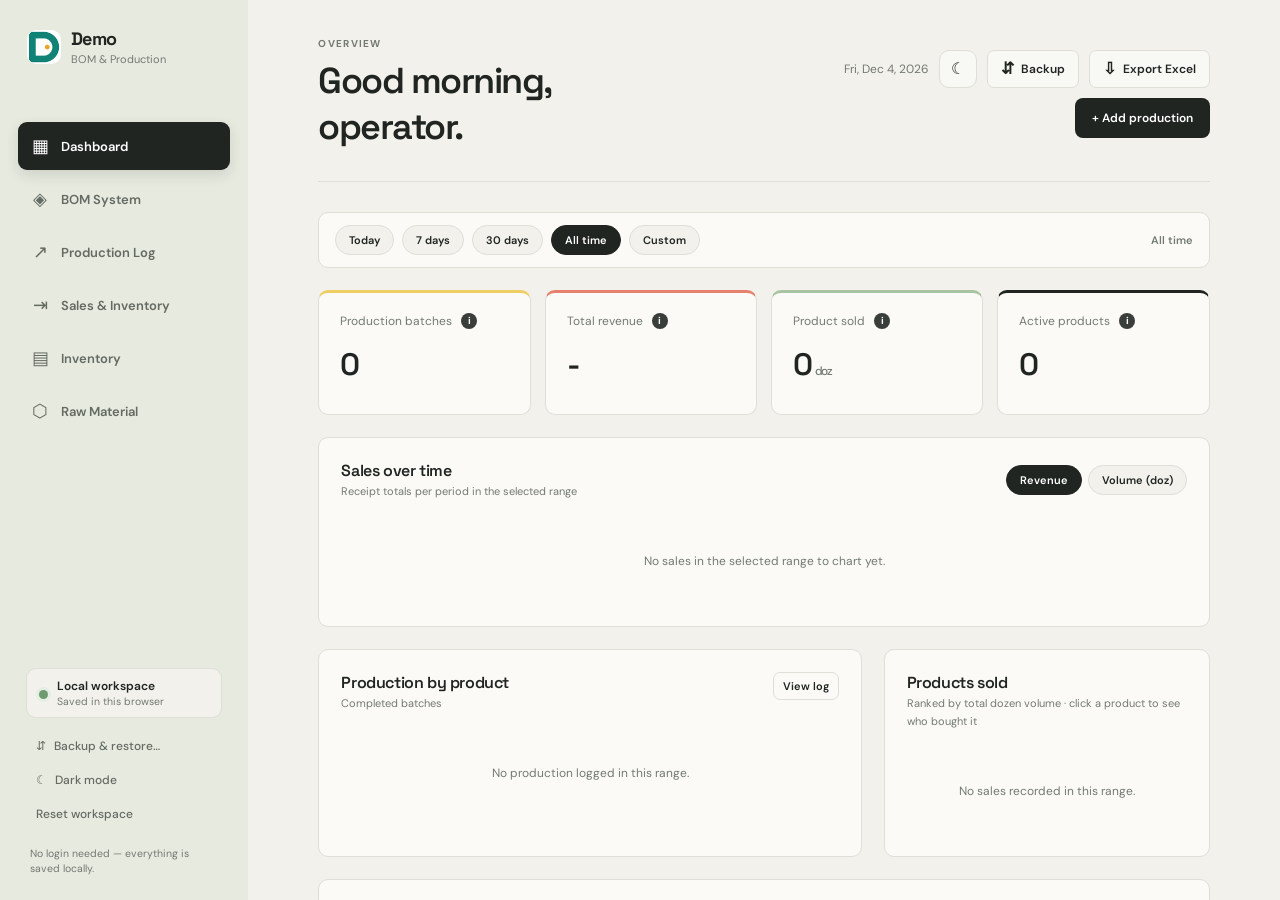
<file: bom-software/app/index.html>
<!doctype html>
<html lang="en">
<head>
  <meta charset="UTF-8">
  <meta name="viewport" content="width=device-width, initial-scale=1.0">
  <meta name="theme-color" content="#f4f1ea">
  <title>Demo | BOM &amp; Production</title>
  <link rel="icon" type="image/png" href="logo.png">
  <link rel="shortcut icon" href="logo.png">
  <link rel="apple-touch-icon" href="logo.png">
  <link rel="stylesheet" href="styles.css">
  <script>
    // Applied before first paint so there is no light flash on reload.
    (function () {
      if (!window.desktopAPI) document.documentElement.classList.add('browser-preview');
      try {
        var saved = localStorage.getItem('md-theme');
        var theme = saved || (window.matchMedia && window.matchMedia('(prefers-color-scheme: dark)').matches ? 'dark' : 'light');
        document.documentElement.setAttribute('data-theme', theme);
        var meta = document.querySelector('meta[name="theme-color"]');
        if (meta) meta.setAttribute('content', theme === 'dark' ? '#101512' : '#f4f1ea');
      } catch (e) { document.documentElement.setAttribute('data-theme', 'light'); }
    })();
  </script>
</head>
<body>
  <div class="app-shell" id="appShell">
    <div class="window-bar" id="windowBar">
      <div class="window-controls">
        <button class="win-btn" id="winMin" type="button" title="Minimize" aria-label="Minimize">
          <svg width="10" height="10" viewBox="0 0 10 10" aria-hidden="true"><line x1="0.5" y1="5" x2="9.5" y2="5" stroke="currentColor" stroke-width="1.2"/></svg>
        </button>
        <button class="win-btn" id="winMax" type="button" title="Maximize" aria-label="Maximize">
          <svg class="icon-max" width="10" height="10" viewBox="0 0 10 10" aria-hidden="true"><rect x="0.5" y="0.5" width="9" height="9" fill="none" stroke="currentColor" stroke-width="1.2"/></svg>
          <svg class="icon-restore" width="10" height="10" viewBox="0 0 10 10" aria-hidden="true"><path d="M3.2 3.2 h5.3 v5.3 h-5.3 z" fill="none" stroke="currentColor" stroke-width="1.2"/><path d="M3.2 3.2 h-1.2 v-2 h5.3 v1.2" fill="none" stroke="currentColor" stroke-width="1.2"/></svg>
        </button>
        <button class="win-btn win-close" id="winClose" type="button" title="Close" aria-label="Close">
          <svg width="10" height="10" viewBox="0 0 10 10" aria-hidden="true"><path d="M1 1 L9 9 M9 1 L1 9" stroke="currentColor" stroke-width="1.2"/></svg>
        </button>
      </div>
    </div>
    <div class="app-body">
    <aside class="sidebar">
      <div class="brand"><img class="brand-logo" src="logo.png" alt=""><div><strong>Demo</strong><small>BOM &amp; Production</small></div></div>
      <nav class="main-nav" aria-label="Main navigation">
        <button class="nav-item active" data-view="dashboard"><span class="nav-icon">▦</span>Dashboard</button>
        <button class="nav-item" data-view="bom"><span class="nav-icon">◈</span>BOM System</button>
        <button class="nav-item" data-view="production"><span class="nav-icon">↗</span>Production Log</button>
        <button class="nav-item" data-view="sales"><span class="nav-icon">⇥</span>Sales &amp; Inventory</button>
        <button class="nav-item" data-view="inventory"><span class="nav-icon">▤</span>Inventory</button>
        <button class="nav-item" data-view="raw"><span class="nav-icon">⬡</span>Raw Material</button>
      </nav>
      <div class="sidebar-footer">
        <div class="local-status" id="localStatus"><span class="status-dot"></span><span><strong>Local workspace</strong><small id="sidebarAccountEmail">Saved on this PC</small></span></div>
        <div class="sidebar-actions">
          <button class="text-button" id="sidebarBackup" type="button"><span aria-hidden="true">⇵</span> Backup &amp; restore…</button>
          <button class="text-button" id="restoreData" type="button"><span aria-hidden="true">⬇</span> Restore (native)…</button>
          <button class="text-button" data-theme-toggle type="button"><span class="theme-icon-light" aria-hidden="true">☾</span><span class="theme-icon-dark" aria-hidden="true">☀</span> <span>Dark mode</span></button>
          <button class="text-button" id="dataLocation" type="button"><span aria-hidden="true">⌖</span> Data location…</button>
          <button class="text-button" id="clearData" type="button">Reset workspace</button>
        </div>
        <small class="sidebar-note">No login needed — everything is saved locally.</small>
      </div>
    </aside>

    <main class="main-content">
      <header class="topbar">
        <div class="topbar-title"><p class="eyebrow" id="viewEyebrow">OVERVIEW</p><h1 id="viewTitle">Good morning, operator.</h1></div>
        <div class="topbar-actions">
          <span class="today" id="todayLabel"></span>
          <button class="theme-toggle" type="button" data-theme-toggle aria-label="Toggle dark mode" title="Toggle dark mode"><span class="theme-icon-light" aria-hidden="true">☾</span><span class="theme-icon-dark" aria-hidden="true">☀</span></button>
          <button class="outline-button export-button" id="backupData" type="button"><span aria-hidden="true">⇵</span><span>Backup</span></button>
          <button class="outline-button export-button" id="exportExcel" type="button"><span aria-hidden="true">⇩</span><span>Export Excel</span></button>
          <button class="primary-button" id="quickAction" type="button">+ Add production</button>
        </div>
      </header>
      <div id="appView"></div>
    </main>
    </div>
  </div>

  <div class="modal-backdrop hidden" id="modalBackdrop"><section class="modal" role="dialog" aria-modal="true" aria-labelledby="modalTitle"><div class="modal-header"><div><p class="eyebrow" id="modalEyebrow">NEW ENTRY</p><h2 id="modalTitle">Add production</h2></div><button class="icon-button" id="closeModal" aria-label="Close">×</button></div><div id="modalBody"></div></section></div>
  <div class="popover-backdrop" id="popoverBackdrop"></div>
  <input type="file" id="restoreFileInput" accept=".json,application/json" class="hidden">
  <div class="toast" id="toast" role="status"></div>

  <script src="pdf-lib.min.js"></script>
  <script src="exceljs.min.js"></script>
  <script src="app.js"></script>
</body>
</html>
</file>
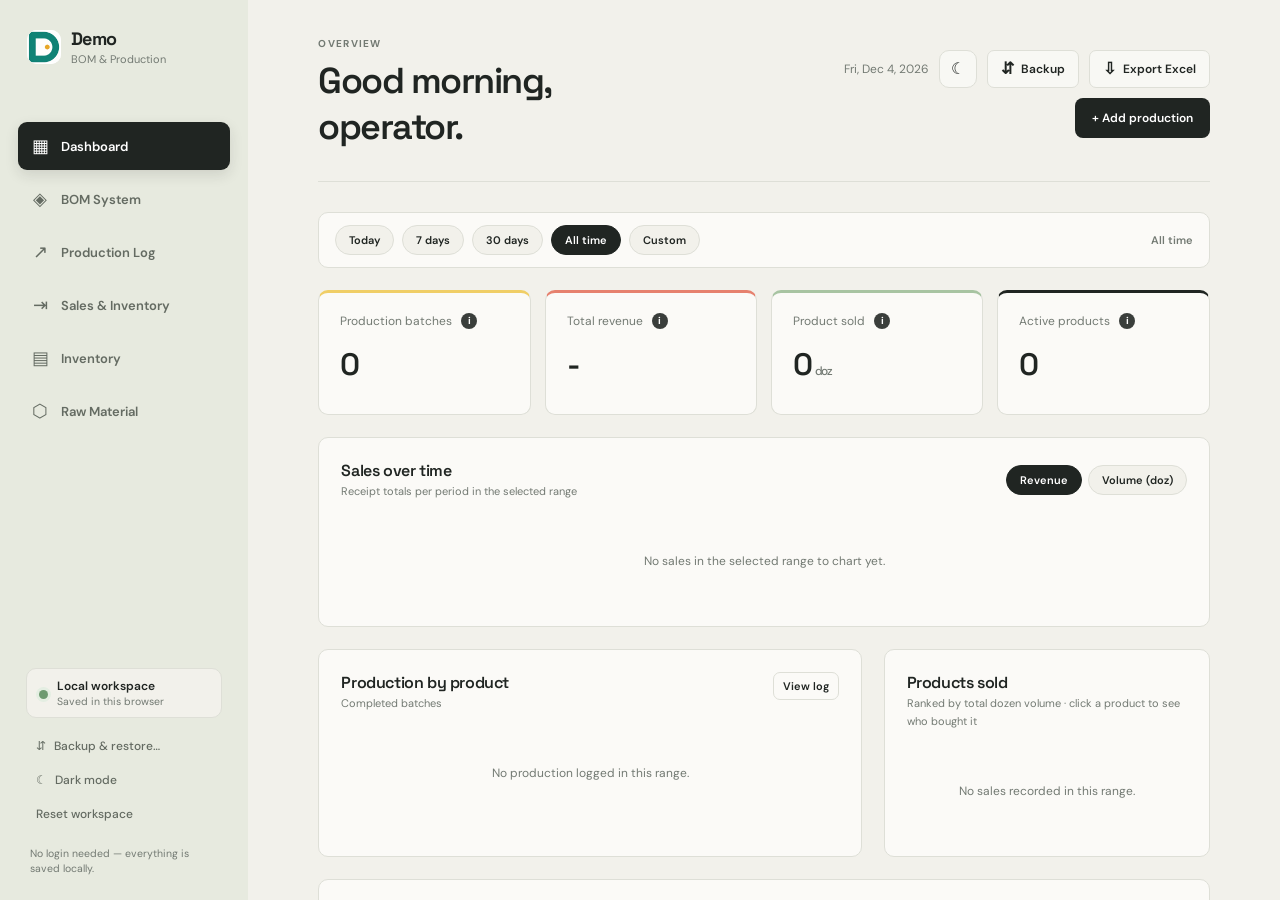
<file: bom.html>
<!doctype html>
<html lang="en">
<head>
  <meta charset="utf-8">
  <meta name="viewport" content="width=device-width, initial-scale=1">
  <meta http-equiv="refresh" content="0; url=bom-software/app/index.html">
  <title>Opening BOM &amp; Production Control…</title>
  <script>window.location.replace('bom-software/app/index.html');</script>
</head>
<body>
  <p>Opening the <a href="bom-software/app/index.html">BOM &amp; Production Control live demo</a>…</p>
</body>
</html>
</file>
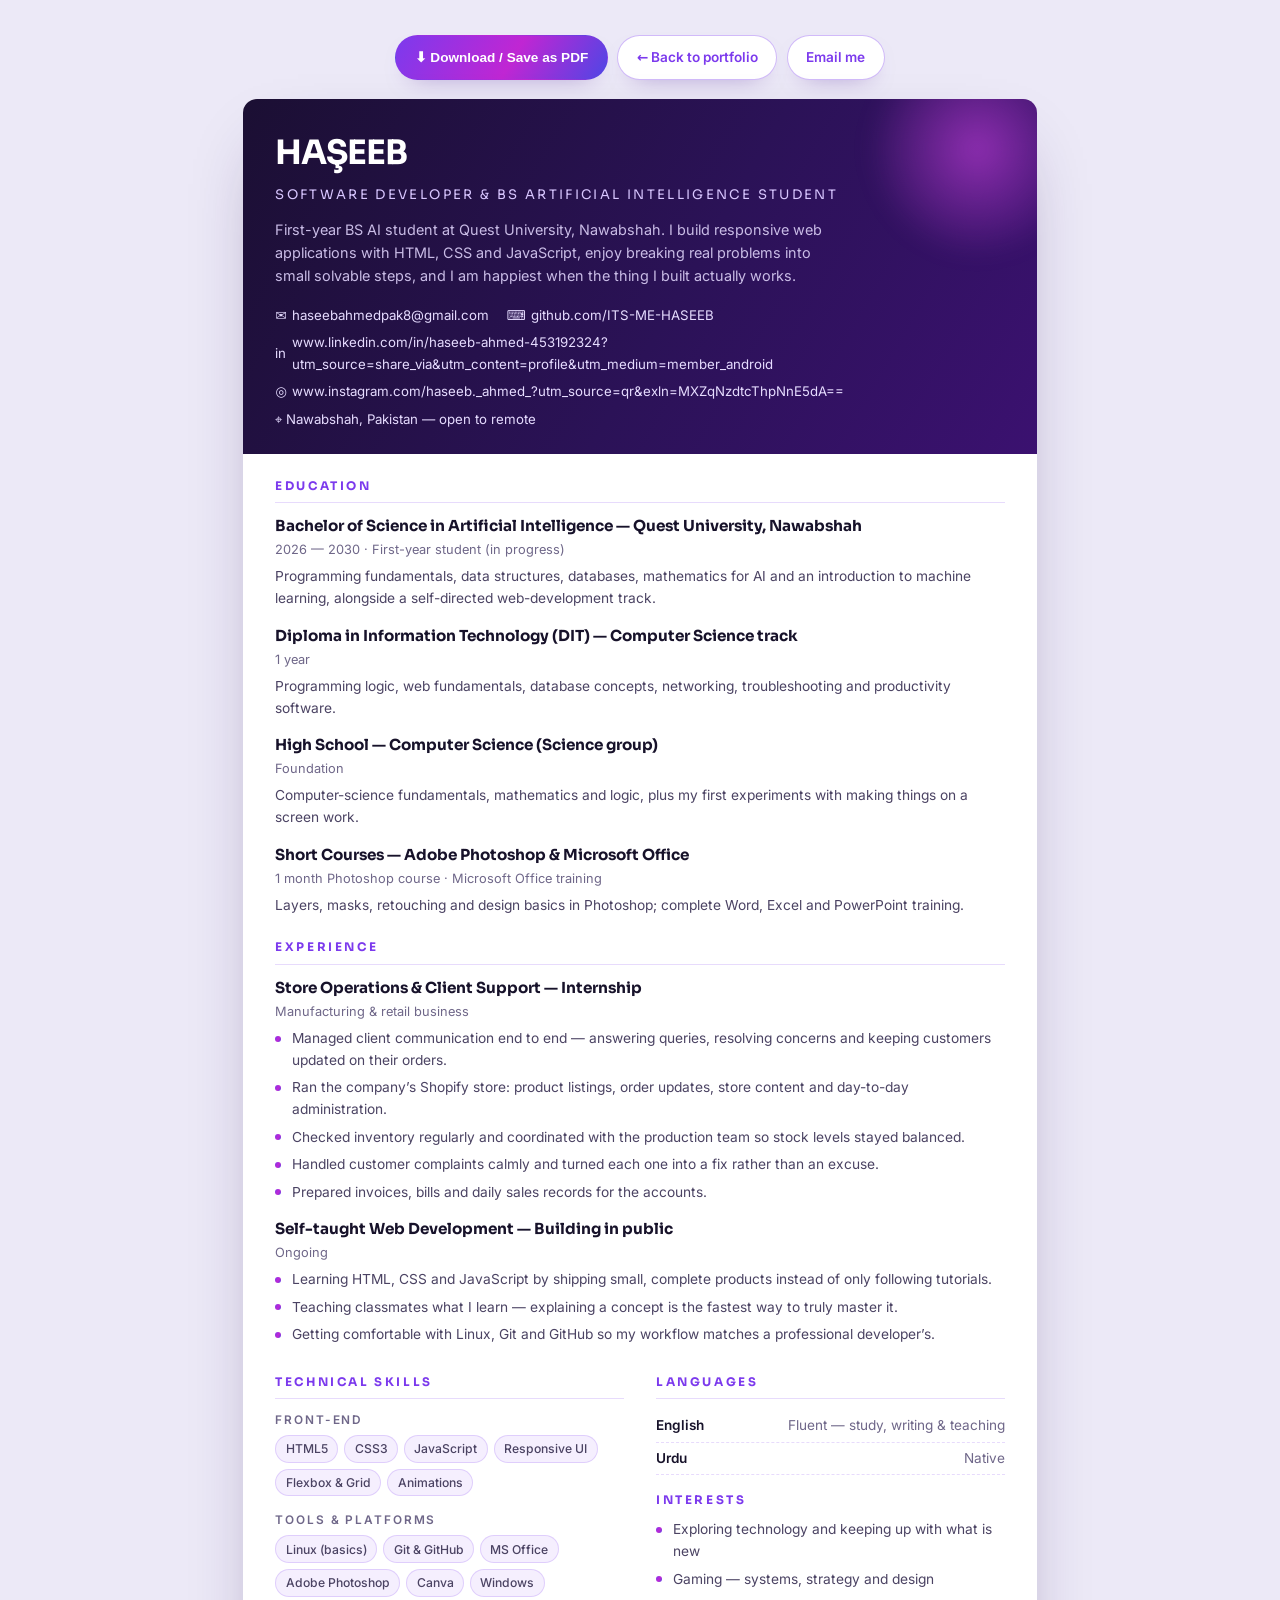
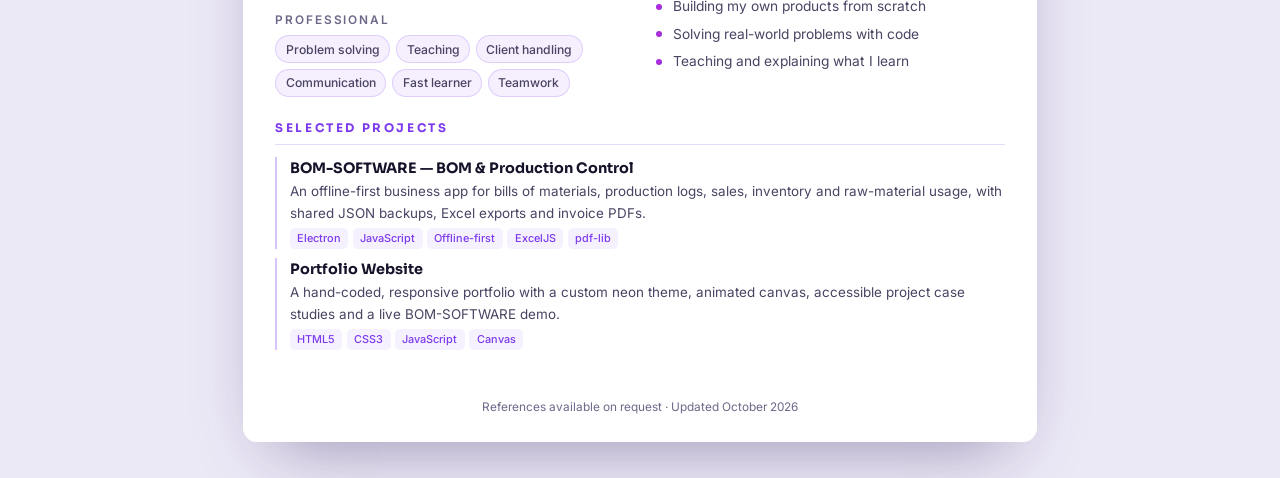
<file: resume.html>
<!DOCTYPE html>
<html lang="en">
<head>
<meta charset="utf-8" />
<meta name="viewport" content="width=device-width, initial-scale=1" />
<title>Haseeb — Résumé</title>
<meta name="description" content="Résumé of Haseeb — software developer and BS Artificial Intelligence student at Quest University." />
<link rel="icon" href="assets/favicon.svg" />
<link rel="stylesheet" href="css/fonts.css" />
<style>
  :root{
    --ink:#17122a; --ink2:#4b4363; --muted:#6f6789;
    --violet:#7c3aed; --violet2:#a855f7; --line:rgba(124,58,237,.18);
    --grad:linear-gradient(120deg,#7c3aed,#c026d3 55%,#4f46e5);
  }
  *{box-sizing:border-box}
  body{
    margin:0;background:#ece9f7;color:var(--ink);
    font-family:'Inter',system-ui,sans-serif;line-height:1.6;
    padding:2.2rem 1rem;display:grid;justify-items:center;
  }
  .toolbar{display:flex;gap:.6rem;margin-bottom:1.2rem;flex-wrap:wrap;justify-content:center}
  .btn{
    display:inline-flex;align-items:center;gap:.45rem;padding:.65rem 1.15rem;border-radius:99px;border:1px solid rgba(124,58,237,.35);
    background:#fff;color:var(--violet);font-weight:600;font-size:.85rem;cursor:pointer;text-decoration:none;
    box-shadow:0 10px 24px -16px rgba(76,29,149,.6);transition:all .25s ease;
  }
  .btn:hover{transform:translateY(-2px);box-shadow:0 16px 30px -16px rgba(76,29,149,.7)}
  .btn--primary{background:var(--grad);color:#fff;border-color:transparent}
  .sheet{
    width:210mm;min-height:297mm;background:#fff;border-radius:14px;overflow:hidden;
    box-shadow:0 30px 70px -30px rgba(40,20,80,.45);position:relative;
  }
  .head{
    background:linear-gradient(120deg,#1b0f33,#2b1257 55%,#3b1170);
    color:#fff;padding:1.7rem 2rem 1.5rem;position:relative;overflow:hidden;
  }
  .head::after{
    content:"";position:absolute;right:-60px;top:-70px;width:240px;height:240px;border-radius:50%;
    background:radial-gradient(circle,rgba(217,70,239,.55),transparent 65%);filter:blur(10px);
  }
  .head h1{font-family:'Sora',sans-serif;font-size:2.1rem;margin:0;letter-spacing:-.03em}
  .head .role{
    font-family:'Sora',sans-serif;font-size:.82rem;letter-spacing:.18em;text-transform:uppercase;
    color:#d8c6ff;margin-top:.25rem;
  }
  .head .tagline{color:#c9bce6;font-size:.9rem;margin-top:.7rem;max-width:62ch}
  .contact{
    display:flex;flex-wrap:wrap;gap:.4rem 1.1rem;margin-top:1.1rem;font-size:.83rem;position:relative;z-index:2;
  }
  .contact a,.contact span{color:#e6dcff;display:inline-flex;align-items:center;gap:.35rem;text-decoration:none}
  .contact a:hover{text-decoration:underline}
  .body{padding:1.4rem 2rem 2rem;display:grid;grid-template-columns:1fr 1fr;gap:1.4rem 2rem}
  .full{grid-column:1 / -1}
  section h2{
    font-family:'Sora',sans-serif;font-size:.74rem;letter-spacing:.22em;text-transform:uppercase;color:var(--violet);
    margin:0 0 .7rem;padding-bottom:.4rem;border-bottom:1px solid var(--line);
  }
  .entry{margin-bottom:.9rem}
  .entry:last-child{margin-bottom:0}
  .entry h3{font-family:'Sora',sans-serif;font-size:.95rem;margin:0 0 .12rem}
  .entry .meta{font-size:.8rem;color:var(--muted);margin-bottom:.28rem}
  .entry p{margin:0;font-size:.86rem;color:var(--ink2)}
  ul{list-style:none;margin:0;padding:0}
  li{position:relative;padding-left:1.05rem;font-size:.86rem;color:var(--ink2);margin-bottom:.34rem}
  li::before{content:"";position:absolute;left:0;top:.62em;width:6px;height:6px;border-radius:50%;background:var(--grad)}
  .skills{display:flex;flex-wrap:wrap;gap:.35rem}
  .pill{
    font-size:.76rem;padding:.2rem .6rem;border-radius:99px;
    background:rgba(124,58,237,.08);border:1px solid var(--line);color:var(--ink2);font-weight:500;
  }
  .pill b{color:var(--violet);font-weight:600}
  .langrow{display:flex;justify-content:space-between;gap:.8rem;font-size:.85rem;padding:.3rem 0;border-bottom:1px dashed var(--line)}
  .langrow:last-child{border-bottom:0}
  .langrow b{font-weight:600}
  .langrow span{color:var(--muted)}
  .proj{display:grid;gap:.55rem}
  .proj__item{border-left:2px solid rgba(124,58,237,.3);padding-left:.8rem}
  .proj__item h3{font-family:'Sora',sans-serif;font-size:.9rem;margin:0 0 .1rem}
  .proj__item p{font-size:.84rem;color:var(--ink2);margin:0 0 .25rem}
  .proj__item .tags{display:flex;flex-wrap:wrap;gap:.3rem}
  .proj__item .tags span{font-size:.68rem;padding:.1rem .45rem;border-radius:5px;background:rgba(124,58,237,.07);color:var(--violet);font-weight:500}
  footer{text-align:center;font-size:.74rem;color:var(--muted);padding:1rem 2rem 1.6rem}
  @media (max-width:820px){
    .sheet{width:100%;min-height:0}
    .body{grid-template-columns:1fr}
  }
  @media print{
    @page{size:A4;margin:0}
    body{background:#fff;padding:0;display:block}
    .toolbar{display:none}
    .sheet{width:auto;min-height:0;box-shadow:none;border-radius:0}
    .head{padding:1.2rem 1.4rem}
    .body{padding:1.1rem 1.4rem 1.4rem}
    a{color:inherit}
  }
</style>
</head>
<body>

<div class="toolbar">
  <button class="btn btn--primary" onclick="window.print()">⬇ Download / Save as PDF</button>
  <a class="btn" href="index.html">← Back to portfolio</a>
  <a class="btn" href="mailto:haseebahmedpak8@gmail.com">Email me</a>
</div>

<article class="sheet">
  <header class="head">
    <h1>HAŞEEB</h1>
    <p class="role">Software Developer &amp; BS Artificial Intelligence Student</p>
    <p class="tagline">
      First-year BS AI student at Quest University, Nawabshah. I build responsive web applications with
      HTML, CSS and JavaScript, enjoy breaking real problems into small solvable steps, and I am
      happiest when the thing I built actually works.
    </p>
    <div class="contact">
      <a href="mailto:haseebahmedpak8@gmail.com">✉ <span data-config="email">haseebahmedpak8@gmail.com</span></a>
      <a href="https://github.com/ITS-ME-HASEEB" target="_blank" rel="noopener">⌨ <span data-config="github">github.com/ITS-ME-HASEEB</span></a>
      <a href="https://www.linkedin.com/in/haseeb-ahmed-453192324?utm_source=share_via&utm_content=profile&utm_medium=member_android" target="_blank" rel="noopener">in <span data-config="linkedin">https://www.linkedin.com/in/haseeb-ahmed-453192324?utm_source=share_via&utm_content=profile&utm_medium=member_android</span></a>
      <a href="https://www.instagram.com/haseeb._ahmed_?utm_source=qr&exln=MXZqNzdtcThpNnE5dA==" target="_blank" rel="noopener">◎ <span data-config="instagram">https://www.instagram.com/haseeb._ahmed_?utm_source=qr&exln=MXZqNzdtcThpNnE5dA==</span></a>
      <span>⌖ Nawabshah, Pakistan — open to remote</span>
    </div>
  </header>

  <div class="body">

    <section class="full">
      <h2>Education</h2>
      <div class="entry">
        <h3>Bachelor of Science in Artificial Intelligence — Quest University, Nawabshah</h3>
        <p class="meta">2026 — 2030 · First-year student (in progress)</p>
        <p>Programming fundamentals, data structures, databases, mathematics for AI and an introduction to machine learning, alongside a self-directed web-development track.</p>
      </div>
      <div class="entry">
        <h3>Diploma in Information Technology (DIT) — Computer Science track</h3>
        <p class="meta">1 year</p>
        <p>Programming logic, web fundamentals, database concepts, networking, troubleshooting and productivity software.</p>
      </div>
      <div class="entry">
        <h3>High School — Computer Science (Science group)</h3>
        <p class="meta">Foundation</p>
        <p>Computer-science fundamentals, mathematics and logic, plus my first experiments with making things on a screen work.</p>
      </div>
      <div class="entry">
        <h3>Short Courses — Adobe Photoshop &amp; Microsoft Office</h3>
        <p class="meta">1 month Photoshop course · Microsoft Office training</p>
        <p>Layers, masks, retouching and design basics in Photoshop; complete Word, Excel and PowerPoint training.</p>
      </div>
    </section>

    <section class="full">
      <h2>Experience</h2>
      <div class="entry">
        <h3>Store Operations &amp; Client Support — Internship</h3>
        <p class="meta">Manufacturing &amp; retail business</p>
        <ul>
          <li>Managed client communication end to end — answering queries, resolving concerns and keeping customers updated on their orders.</li>
          <li>Ran the company’s Shopify store: product listings, order updates, store content and day-to-day administration.</li>
          <li>Checked inventory regularly and coordinated with the production team so stock levels stayed balanced.</li>
          <li>Handled customer complaints calmly and turned each one into a fix rather than an excuse.</li>
          <li>Prepared invoices, bills and daily sales records for the accounts.</li>
        </ul>
      </div>
      <div class="entry">
        <h3>Self-taught Web Development — Building in public</h3>
        <p class="meta">Ongoing</p>
        <ul>
          <li>Learning HTML, CSS and JavaScript by shipping small, complete products instead of only following tutorials.</li>
          <li>Teaching classmates what I learn — explaining a concept is the fastest way to truly master it.</li>
          <li>Getting comfortable with Linux, Git and GitHub so my workflow matches a professional developer’s.</li>
        </ul>
      </div>
    </section>

    <section>
      <h2>Technical Skills</h2>
      <div style="margin-bottom:.9rem">
        <p style="font-size:.74rem;letter-spacing:.16em;text-transform:uppercase;color:var(--muted);margin:0 0 .35rem;font-weight:600">Front-end</p>
        <div class="skills">
          <span class="pill">HTML5</span><span class="pill">CSS3</span><span class="pill">JavaScript</span>
          <span class="pill">Responsive UI</span><span class="pill">Flexbox &amp; Grid</span><span class="pill">Animations</span>
        </div>
      </div>
      <div style="margin-bottom:.9rem">
        <p style="font-size:.74rem;letter-spacing:.16em;text-transform:uppercase;color:var(--muted);margin:0 0 .35rem;font-weight:600">Tools &amp; platforms</p>
        <div class="skills">
          <span class="pill">Linux (basics)</span><span class="pill">Git &amp; GitHub</span><span class="pill">MS Office</span>
          <span class="pill">Adobe Photoshop</span><span class="pill">Canva</span><span class="pill">Windows</span>
        </div>
      </div>
      <div>
        <p style="font-size:.74rem;letter-spacing:.16em;text-transform:uppercase;color:var(--muted);margin:0 0 .35rem;font-weight:600">Professional</p>
        <div class="skills">
          <span class="pill">Problem solving</span><span class="pill">Teaching</span><span class="pill">Client handling</span>
          <span class="pill">Communication</span><span class="pill">Fast learner</span><span class="pill">Teamwork</span>
        </div>
      </div>
    </section>

    <section>
      <h2>Languages</h2>
      <div class="langrow"><b>English</b><span>Fluent — study, writing &amp; teaching</span></div>
      <div class="langrow"><b>Urdu</b><span>Native</span></div>
      <div style="margin-top:1rem">
        <h2 style="border:0;padding:0;margin-bottom:.5rem">Interests</h2>
        <ul>
          <li>Exploring technology and keeping up with what is new</li>
          <li>Gaming — systems, strategy and design</li>
          <li>Building my own products from scratch</li>
          <li>Solving real-world problems with code</li>
          <li>Teaching and explaining what I learn</li>
        </ul>
      </div>
    </section>

    <section class="full">
      <h2>Selected Projects</h2>
      <div class="proj">
        <div class="proj__item">
          <h3>BOM-SOFTWARE — BOM &amp; Production Control</h3>
          <p>An offline-first business app for bills of materials, production logs, sales, inventory and raw-material usage, with shared JSON backups, Excel exports and invoice PDFs.</p>
          <div class="tags"><span>Electron</span><span>JavaScript</span><span>Offline-first</span><span>ExcelJS</span><span>pdf-lib</span></div>
        </div>
        <div class="proj__item">
          <h3>Portfolio Website</h3>
          <p>A hand-coded, responsive portfolio with a custom neon theme, animated canvas, accessible project case studies and a live BOM-SOFTWARE demo.</p>
          <div class="tags"><span>HTML5</span><span>CSS3</span><span>JavaScript</span><span>Canvas</span></div>
        </div>
    </section>
  </div>

  <footer>References available on request · Updated October 2026</footer>
</article>

<script src="js/config.js"></script>
<script>
  // Auto-open the print dialog when the résumé is opened directly from the Resume button
  if (new URLSearchParams(location.search).has('print')) {
    window.addEventListener('load', () => setTimeout(() => window.print(), 500));
  }

  // Keep the résumé contact details in sync with js/config.js
  (function () {
    var CFG = window.SITE_CONFIG || { email: 'haseebahmedpak8@gmail.com', github: 'https://github.com/ITS-ME-HASEEB', linkedin: 'https://www.linkedin.com/in/haseeb-ahmed-453192324?utm_source=share_via&utm_content=profile&utm_medium=member_android', instagram: 'https://www.instagram.com/haseeb._ahmed_?utm_source=qr&exln=MXZqNzdtcThpNnE5dA==' };
    var pretty = function (u) { return u.replace(/^https?:\/\//, '').replace(/\/$/, ''); };
    document.querySelectorAll('a[href^="mailto:"]').forEach(function (a) { a.setAttribute('href', 'mailto:' + CFG.email); });
    document.querySelectorAll('a[href*="github.com"]').forEach(function (a) { a.setAttribute('href', CFG.github); });
    document.querySelectorAll('a[href*="linkedin.com"]').forEach(function (a) { a.setAttribute('href', CFG.linkedin); });
    document.querySelectorAll('a[href*="instagram.com"]').forEach(function (a) { a.setAttribute('href', CFG.instagram); });
    document.querySelectorAll('[data-config="email"]').forEach(function (e) { e.textContent = CFG.email; });
    document.querySelectorAll('[data-config="github"]').forEach(function (e) { e.textContent = pretty(CFG.github); });
    document.querySelectorAll('[data-config="linkedin"]').forEach(function (e) { e.textContent = pretty(CFG.linkedin); });
    document.querySelectorAll('[data-config="instagram"]').forEach(function (e) { e.textContent = pretty(CFG.instagram); });
  })();
</script>
</body>
</html>
</file>
<file: bom-software/app/styles.css>
:root {
    color-scheme: light;
    --ink: #202522;
    --muted: #737a73;
    --line: #dedfd7;
    --paper: #fbfaf7;
    --canvas: #f2f1eb;
    --sage: #a8c4a2;
    --sage-deep: #52715a;
    --yellow: #f0ce66;
    --coral: #e6816e;
    --white: #fff;
    --shadow: 0 16px 40px rgba(35, 40, 31, .07);

    /* theme tokens (overridden by [data-theme="dark"]) */
    --on-ink: #fff;
    --on-ink-muted: #bdc5bd;
    --on-ink-border: rgba(255, 255, 255, .13);
    --on-ink-fill: rgba(255, 255, 255, .06);
    --ink-hover: #3b473e;
    --sidebar-bg: #e7eadf;
    --sidebar-hover: rgba(255, 255, 255, .48);
    --nav-ink: #646b62;
    --label-ink: #606860;
    --hairline: #e5e5df;
    --soft-line: #cfd4c9;
    --border-strong: #aeb6aa;
    --field-bg: #fff;
    --focus-ring: #dfeadf;
    --chip-bg: rgba(251, 250, 247, .82);
    --track: #edf0e9;
    --scroll-thumb: #d8dcd1;
    --backdrop: rgba(27, 33, 27, .35);
    --ok-dot: #6d9a70;
    --sage-soft: #e4eee2;
    --sage-soft-2: #e9f1e7;
    --sage-soft-3: #edf4eb;
    --sage-soft-4: #e3eee1;
    --sage-border: #cfe0cc;
    --danger: #b76050;
    --danger-ink: #9d5549;
    --danger-soft: #f6e5e1;
    --danger-border: #f0c9c0;
    --warn-soft: #f9ead8;
    --warn-ink: #a56d37;
}

/* ---------- Dark mode ---------- */
[data-theme="dark"] {
    color-scheme: dark;
    --ink: #e8ece7;
    --muted: #9aa39a;
    --line: #2f3733;
    --paper: #171d1a;
    --canvas: #101512;
    --sage: #6f9a74;
    --sage-deep: #8fbf95;
    --yellow: #e2bf5c;
    --coral: #ef9481;
    --white: #f4f7f2;
    --shadow: 0 16px 40px rgba(0, 0, 0, .45);

    --on-ink: #101512;
    --on-ink-muted: #46524a;
    --on-ink-border: rgba(0, 0, 0, .16);
    --on-ink-fill: rgba(0, 0, 0, .08);
    --ink-hover: #cbd6c9;
    --sidebar-bg: #151b18;
    --sidebar-hover: rgba(255, 255, 255, .06);
    --nav-ink: #a3ada3;
    --label-ink: #9aa79a;
    --hairline: #2b332e;
    --soft-line: #2b332e;
    --border-strong: #46524a;
    --field-bg: #1c2320;
    --focus-ring: rgba(143, 191, 149, .25);
    --chip-bg: rgba(255, 255, 255, .05);
    --track: #262e29;
    --scroll-thumb: #3a4640;
    --backdrop: rgba(0, 0, 0, .62);
    --ok-dot: #79b47f;
    --sage-soft: #1e2a22;
    --sage-soft-2: #1e2a22;
    --sage-soft-3: #223027;
    --sage-soft-4: #1c2620;
    --sage-border: #33443a;
    --danger: #ef9481;
    --danger-ink: #f0a897;
    --danger-soft: #3a2320;
    --danger-border: #56332d;
    --warn-soft: #33291a;
    --warn-ink: #e6bd7d;
}

[data-theme="dark"] body { background: var(--canvas); }
[data-theme="dark"] img.invertable, [data-theme="dark"] .logo-img { filter: brightness(.92); }
[data-theme="dark"] input[type="date"], [data-theme="dark"] input[type="number"], [data-theme="dark"] input[type="search"] { color-scheme: dark; }
[data-theme="dark"] .remove-material:hover { color: #1a201c; }
[data-theme="dark"] .metric-popover, [data-theme="dark"] .account-dropdown, [data-theme="dark"] .modal { box-shadow: 0 22px 55px rgba(0, 0, 0, .6), 0 5px 15px rgba(0, 0, 0, .4); }
html, body { transition: background-color .2s ease, color .2s ease; }

/* Theme toggle button */
.theme-toggle {
    border: 1px solid var(--line);
    background: var(--chip-bg);
    color: var(--ink);
    width: 38px;
    height: 38px;
    border-radius: 10px;
    display: inline-grid;
    place-items: center;
    cursor: pointer;
    font-size: 16px;
    line-height: 1;
    transition: background .18s ease, border-color .18s ease, transform .18s ease;
}
.theme-toggle:hover { border-color: var(--border-strong); transform: translateY(-1px); }
.theme-toggle .theme-icon-dark { display: none; }
[data-theme="dark"] .theme-toggle .theme-icon-dark { display: inline; }
[data-theme="dark"] .theme-toggle .theme-icon-light { display: none; }
.auth-theme-toggle { position: fixed; top: 18px; right: 18px; z-index: 60; }

/* Backup & restore dialog */
.backup-actions { display: grid; gap: 12px; margin: 4px 0 18px; }
.backup-option {
    display: flex; align-items: flex-start; gap: 12px; width: 100%; text-align: left;
    padding: 14px 15px; border: 1px solid var(--line); border-radius: 11px;
    background: var(--paper); color: var(--ink); cursor: pointer; transition: all .18s ease;
}
.backup-option:hover { border-color: var(--sage-deep); background: var(--sage-soft-3); transform: translateY(-1px); }
.backup-option .backup-icon { font-size: 18px; line-height: 1.2; }
.backup-option strong { display: block; font: 600 13px 'Space Grotesk', sans-serif; }
.backup-option small { display: block; color: var(--muted); font-size: 11px; margin-top: 3px; }
.backup-note { padding: 12px 14px; border-radius: 10px; background: var(--sage-soft); color: var(--sage-deep); font-size: 11.5px; line-height: 1.55; }
.backup-note code { font-size: 11px; }
.restore-summary { display: grid; gap: 10px; margin-bottom: 16px; }
.restore-summary .restore-file { font-size: 12px; color: var(--muted); word-break: break-all; }
.restore-counts { display: flex; flex-wrap: wrap; gap: 8px; }
.restore-counts span { padding: 7px 10px; border: 1px solid var(--line); border-radius: 8px; background: var(--canvas); font-size: 11px; }
.restore-counts b { font: 600 13px 'Space Grotesk', sans-serif; }
.restore-mode { display: grid; gap: 10px; margin-bottom: 16px; }
.restore-mode label {
    display: flex; gap: 11px; align-items: flex-start; padding: 13px 14px;
    border: 1px solid var(--line); border-radius: 10px; cursor: pointer; transition: all .16s ease;
}
.restore-mode label.selected { border-color: var(--sage-deep); background: var(--sage-soft-3); }
.restore-mode strong { display: block; font: 600 12.5px 'Space Grotesk', sans-serif; }
.restore-mode small { display: block; color: var(--muted); font-size: 11px; margin-top: 2px; }
.restore-warning { color: var(--danger); font-size: 11.5px; margin: 0 0 6px; }


* {
    box-sizing: border-box
}

html {
    max-width: 100%;
    overflow-x: hidden
}

body {
    margin: 0;
    background: var(--canvas);
    color: var(--ink);
    font-family: 'DM Sans', sans-serif;
    font-size: 14px;
    max-width: 100%;
    overflow-x: hidden
}

.app-shell {
    display: flex;
    min-height: 100vh;
    max-width: 100%
}

.hidden {
    display: none !important
}

.auth-screen {
    min-height: 100vh;
    display: grid;
    place-items: center;
    padding: 20px
}

.auth-card {
    width: min(360px, 100%);
    background: var(--paper);
    border: 1px solid var(--line);
    border-radius: 12px;
    padding: 28px 26px;
    box-shadow: var(--shadow);
    display: grid;
    gap: 14px
}

.auth-card .brand {
    margin-bottom: 6px
}

.auth-card h2 {
    font: 600 20px 'Space Grotesk';
    margin: 0
}

.auth-error {
    color: var(--danger);
    font-size: 12px;
    min-height: 14px;
    margin: 0
}

.auth-card .primary-button {
    width: 100%
}

.auth-card .text-button {
    justify-self: center
}

.sidebar {
    width: 248px;
    background: var(--sidebar-bg);
    padding: 27px 18px 20px;
    display: flex;
    flex-direction: column;
    flex-shrink: 0
}

.brand {
    display: flex;
    align-items: center;
    gap: 10px;
    padding: 0 9px;
    margin-bottom: 56px
}

.brand-logo {
    width: 34px;
    height: 34px;
    border-radius: 10px;
    object-fit: contain;
    background: #fff;
    flex-shrink: 0
}

.brand-mark {
    display: grid;
    place-items: center;
    width: 34px;
    height: 34px;
    border-radius: 10px;
    background: var(--ink);
    color: var(--on-ink);
    font-family: 'Space Grotesk';
    font-size: 21px
}

.brand strong {
    display: block;
    font: 700 18px 'Space Grotesk';
    letter-spacing: -.6px
}

.brand small,
.local-status small {
    display: block;
    color: var(--muted);
    font-size: 11px;
    margin-top: 2px
}

.main-nav {
    display: grid;
    gap: 5px
}

.nav-item {
    border: 0;
    background: transparent;
    color: var(--nav-ink);
    text-align: left;
    font: 600 13px 'DM Sans';
    padding: 12px 13px;
    border-radius: 9px;
    cursor: pointer;
    display: flex;
    align-items: center;
    gap: 12px
}

.nav-item:hover {
    color: var(--ink);
    background: var(--sidebar-hover)
}

.nav-item.active {
    background: var(--ink);
    color: var(--on-ink);
    box-shadow: 0 5px 14px rgba(32, 37, 34, .12)
}

.nav-icon {
    font-size: 18px;
    width: 18px;
    text-align: center;
    font-weight: 400
}

.sidebar-footer {
    margin-top: auto;
    display: flex;
    flex-direction: column;
    gap: 6px
}

.local-status {
    border-top: 1px solid var(--soft-line);
    padding: 17px 9px;
    display: flex;
    gap: 9px;
    align-items: flex-start
}

.local-status strong {
    display: block;
    font-size: 12px
}

.status-dot {
    width: 8px;
    height: 8px;
    background: var(--ok-dot);
    border-radius: 50%;
    margin-top: 4px
}

.text-button {
    border: 0;
    background: none;
    color: var(--muted);
    font: 500 11px 'DM Sans';
    padding: 0 9px;
    cursor: pointer
}

.main-content {
    min-width: 0;
    flex: 1;
    padding: 0 5.5vw 60px
}

.topbar {
    display: flex;
    justify-content: space-between;
    align-items: center;
    padding: 37px 0 31px;
    border-bottom: 1px solid var(--line);
    margin-bottom: 30px
}

.eyebrow {
    font-size: 10px;
    letter-spacing: 1.3px;
    color: var(--muted);
    font-weight: 700;
    margin: 0 0 8px
}

.topbar h1 {
    font: 600 clamp(24px, 3vw, 36px) 'Space Grotesk';
    letter-spacing: -1.5px;
    margin: 0
}

.topbar-actions {
    display: flex;
    align-items: center;
    gap: 22px
}

.today {
    color: var(--muted);
    font-size: 12px
}

.primary-button {
    border: 0;
    background: var(--ink);
    color: var(--on-ink);
    padding: 12px 17px;
    border-radius: 8px;
    font: 600 12px 'DM Sans';
    cursor: pointer
}

.primary-button:hover {
    background: var(--ink-hover)
}

.view-grid {
    display: grid;
    gap: 22px
}

.metrics {
    display: grid;
    grid-template-columns: repeat(4, minmax(0, 1fr));
    gap: 14px
}

.metric {
    background: var(--paper);
    border: 1px solid var(--line);
    border-radius: 10px;
    padding: 20px 21px;
    min-height: 125px
}

.metric-label {
    color: var(--muted);
    font-size: 12px
}

.metric-value {
    font: 600 31px 'Space Grotesk';
    letter-spacing: -1.4px;
    margin-top: 14px;
    overflow-wrap: break-word
}

.metric-unit {
    font: 500 12px 'DM Sans';
    color: var(--muted);
    margin-left: 3px
}

.metric-accent {
    border-top: 3px solid var(--yellow)
}

.metric-accent.sage {
    border-top-color: var(--sage)
}

.metric-accent.coral {
    border-top-color: var(--coral)
}

.metric-accent.dark {
    border-top-color: var(--ink)
}

.two-column {
    display: grid;
    grid-template-columns: minmax(0, 1.25fr) minmax(0, .75fr);
    gap: 22px
}

.panel {
    background: var(--paper);
    border: 1px solid var(--line);
    border-radius: 10px;
    padding: 22px;
    min-width: 0
}

.panel-heading {
    display: flex;
    flex-wrap: wrap;
    row-gap: 10px;
    justify-content: space-between;
    align-items: flex-start;
    margin-bottom: 19px
}

.panel-heading > div:first-child {
    min-width: 0
}

.panel h2 {
    font: 600 16px 'Space Grotesk';
    letter-spacing: -.4px;
    margin: 0;
    overflow-wrap: break-word
}

.panel-heading small {
    color: var(--muted);
    font-size: 11px
}

.table-wrap {
    overflow: auto
}

.data-table {
    width: 100%;
    border-collapse: collapse;
    white-space: nowrap
}

.data-table th {
    text-align: left;
    color: var(--muted);
    font-size: 10px;
    letter-spacing: .8px;
    text-transform: uppercase;
    font-weight: 700;
    padding: 0 10px 11px
}

.data-table td {
    border-top: 1px solid var(--hairline);
    padding: 13px 10px;
    font-size: 12px
}

.data-table th:first-child,
.data-table td:first-child {
    padding-left: 0
}

.data-table th:last-child,
.data-table td:last-child {
    padding-right: 0
}

.pill {
    display: inline-block;
    border-radius: 20px;
    padding: 5px 8px;
    background: var(--sage-soft);
    color: var(--sage-deep);
    font-size: 10px;
    font-weight: 700
}

.pill.orange {
    background: var(--warn-soft);
    color: var(--warn-ink)
}

.empty-state {
    text-align: center;
    padding: 35px 10px;
    color: var(--muted);
    font-size: 12px
}

.empty-state strong {
    display: block;
    color: var(--ink);
    font: 600 15px 'Space Grotesk';
    margin-bottom: 6px
}

.section-toolbar {
    display: flex;
    flex-wrap: wrap;
    gap: 10px;
    justify-content: space-between;
    align-items: center;
    margin-bottom: 22px
}

.section-toolbar h2 {
    font: 600 20px 'Space Grotesk';
    margin: 0;
    overflow-wrap: break-word
}

.outline-button,
.small-button {
    border: 1px solid var(--line);
    border-radius: 7px;
    background: var(--paper);
    color: var(--ink);
    padding: 10px 13px;
    font: 600 12px 'DM Sans';
    cursor: pointer
}

.small-button {
    padding: 6px 9px;
    font-size: 11px
}

.outline-button:hover,
.small-button:hover {
    border-color: var(--ink)
}

.bom-grid {
    display: grid;
    grid-template-columns: repeat(auto-fill, minmax(250px, 1fr));
    gap: 15px
}

.bom-card {
    background: var(--paper);
    border: 1px solid var(--line);
    border-radius: 10px;
    padding: 18px
}

.bom-card-header {
    display: flex;
    justify-content: space-between;
    align-items: flex-start
}

.bom-card h3 {
    font: 600 17px 'Space Grotesk';
    margin: 0 0 5px
}

.bom-card .batch {
    color: var(--muted);
    font-size: 11px
}

.card-actions {
    display: flex;
    gap: 5px
}

.icon-button {
    border: 0;
    background: transparent;
    cursor: pointer;
    font-size: 19px;
    color: var(--muted);
    line-height: 1;
    width: 32px;
    height: 32px;
    border-radius: 8px;
    display: grid;
    place-items: center;
    transition: all .18s ease
}

.icon-button:hover {
    background: var(--canvas);
    color: var(--ink);
    transform: translateY(-1px)
}

.icon-button.danger:hover {
    background: var(--danger-soft);
    color: var(--danger)
}

.bom-materials {
    margin: 18px 0 0;
    padding-top: 12px;
    border-top: 1px solid var(--hairline)
}

.material-line {
    display: flex;
    justify-content: space-between;
    padding: 5px 0;
    font-size: 11px
}

.material-line span:last-child {
    font-weight: 700
}

.form-grid {
    display: grid;
    grid-template-columns: minmax(0, 1fr) minmax(0, 1fr);
    gap: 15px
}

.field {
    display: grid;
    gap: 6px
}

.field.full {
    grid-column: 1/-1
}

.field label {
    font-size: 11px;
    font-weight: 700;
    color: var(--label-ink)
}

.field input,
.field select {
    width: 100%;
    border: 1px solid var(--line);
    background: var(--field-bg);
    border-radius: 7px;
    padding: 11px 12px;
    color: var(--ink);
    font: 13px 'DM Sans';
    outline: none
}

.field input:focus,
.field select:focus {
    border-color: var(--sage-deep);
    box-shadow: 0 0 0 3px var(--focus-ring)
}

.material-builder {
    border-top: 1px solid var(--line);
    margin-top: 8px;
    padding-top: 18px
}

.builder-header {
    display: flex;
    justify-content: space-between;
    align-items: center;
    margin-bottom: 14px
}

.builder-header label {
    font: 700 12px 'Space Grotesk';
    letter-spacing: -.2px
}

.link-button {
    border: 1px solid var(--sage-deep);
    background: var(--sage-soft);
    color: var(--sage-deep);
    font: 700 12px 'DM Sans';
    cursor: pointer;
    padding: 9px 16px;
    border-radius: 20px;
    transition: all .18s ease;
    display: inline-flex;
    align-items: center;
    gap: 4px
}

.link-button:hover {
    background: var(--sage-deep);
    color: var(--on-ink);
    transform: translateY(-1px);
    box-shadow: 0 4px 12px rgba(82, 113, 90, .2)
}

.link-button:active {
    transform: translateY(0) scale(.98)
}

.material-row {
    display: grid;
    grid-template-columns: minmax(0, 1.2fr) 110px 110px 44px;
    gap: 10px;
    margin-bottom: 12px;
    animation: materialRowIn .22s ease
}

@keyframes materialRowIn {
    from { opacity: 0; transform: translateX(-10px) }
    to { opacity: 1; transform: none }
}

.material-row input,
.material-row select {
    width: 100%;
    border: 1px solid var(--line);
    background: var(--field-bg);
    border-radius: 9px;
    padding: 13px 14px;
    color: var(--ink);
    font: 500 13.5px 'DM Sans';
    outline: none;
    transition: border-color .15s ease, box-shadow .15s ease, transform .12s ease
}

.material-row input:focus,
.material-row select:focus {
    border-color: var(--sage-deep);
    box-shadow: 0 0 0 3px var(--focus-ring), 0 2px 8px rgba(82, 113, 90, .12);
    transform: translateY(-1px)
}

.material-row select {
    cursor: pointer;
    font-weight: 600
}

.remove-material {
    border: 1px solid var(--danger-border);
    background: var(--danger-soft);
    color: var(--danger);
    border-radius: 9px;
    cursor: pointer;
    font-size: 20px;
    height: 46px;
    display: grid;
    place-items: center;
    transition: all .18s ease;
    line-height: 1
}

.remove-material:hover {
    background: var(--danger);
    border-color: var(--danger);
    color: #fff;
    transform: scale(1.06) rotate(4deg);
    box-shadow: 0 4px 12px rgba(183, 96, 80, .25)
}

.remove-material:active {
    transform: scale(.96)
}

.form-actions {
    display: flex;
    justify-content: flex-end;
    gap: 10px;
    margin-top: 24px
}

.danger {
    color: var(--danger)
}

.chart {
    height: 190px;
    display: flex;
    align-items: flex-end;
    gap: 10px;
    padding: 20px 5px 0;
    border-bottom: 1px solid var(--line)
}

.dash-filter-bar {
    display: flex;
    flex-wrap: wrap;
    gap: 10px 16px;
    align-items: center;
    justify-content: space-between;
    background: var(--paper);
    border: 1px solid var(--line);
    border-radius: 10px;
    padding: 12px 16px
}
.filter-presets {
    display: flex;
    flex-wrap: wrap;
    gap: 8px
}
.filter-chip {
    border: 1px solid var(--line);
    border-radius: 20px;
    background: var(--canvas);
    color: var(--ink);
    padding: 7px 13px;
    font: 600 11px 'DM Sans';
    cursor: pointer;
    transition: background .15s ease, border-color .15s ease, color .15s ease
}
.filter-chip:hover {
    border-color: var(--ink)
}
.filter-chip.active {
    background: var(--ink);
    border-color: var(--ink);
    color: var(--on-ink)
}
.filter-custom {
    display: flex;
    align-items: center;
    gap: 8px;
    font-size: 12px;
    color: var(--muted)
}
.filter-custom input[type="date"] {
    border: 1px solid var(--line);
    border-radius: 7px;
    padding: 7px 9px;
    font: 500 12px 'DM Sans';
    background: var(--canvas);
    color: var(--ink)
}
.filter-range-label {
    font-size: 11px;
    color: var(--muted);
    font-weight: 600
}
.dashboard-bars {
    display: grid;
    gap: 16px;
    min-width: 0
}
.clickable-row {
    cursor: pointer;
    padding: 8px;
    margin: -8px;
    border-radius: 8px;
    transition: background .15s ease
}
.clickable-row:hover,
.clickable-row:focus-visible {
    background: var(--canvas)
}
.dashboard-bar-row {
    display: grid;
    gap: 7px;
    min-width: 0
}
.dashboard-bar-meta {
    display: flex;
    flex-wrap: wrap;
    justify-content: space-between;
    gap: 4px 14px;
    align-items: baseline;
    color: var(--muted);
    font-size: 12px;
    min-width: 0
}
.dashboard-bar-meta strong {
    color: var(--ink);
    font-size: 13px;
    min-width: 0;
    overflow-wrap: break-word;
    flex: 1 1 auto
}
.dashboard-bar-meta > span {
    white-space: nowrap;
    flex-shrink: 0
}
.dashboard-bar-meta small {
    font-weight: 400;
    color: var(--muted);
    margin-left: 6px;
    overflow-wrap: break-word
}
.dashboard-bar-track {
    height: 10px;
    background: var(--track);
    border-radius: 3px;
    overflow: hidden
}
.dashboard-bar {
    height: 100%;
    min-width: 6px;
    border-radius: 3px;
    transition: width .35s ease
}
.production-bar { background: var(--yellow) }
.sales-bar { background: var(--coral) }
.invoice-bar { background: var(--sage-deep) }
.invoice-bars { margin-bottom: 28px }
.rank-number {
    display: inline-grid;
    place-items: center;
    width: 22px;
    height: 22px;
    margin-right: 8px;
    border-radius: 50%;
    background: var(--ink);
    color: var(--on-ink);
    font-size: 11px;
    vertical-align: middle
}
.data-table tfoot { border-top: 2px solid var(--line) }
.data-table tfoot th { padding-top: 14px; color: var(--ink) }

.bar-wrap {
    height: 100%;
    flex: 1;
    display: flex;
    flex-direction: column;
    justify-content: flex-end;
    align-items: center;
    gap: 7px
}

.bar {
    width: 100%;
    max-width: 34px;
    background: var(--sage);
    border-radius: 5px 5px 0 0;
    min-height: 3px
}

.bar-label {
    color: var(--muted);
    font-size: 10px
}

.stock-list {
    display: grid;
    gap: 15px
}

.stock-row {
    display: flex;
    justify-content: space-between;
    align-items: center
}

.stock-name {
    font-weight: 600;
    font-size: 12px
}

.stock-sub {
    color: var(--muted);
    font-size: 11px;
    margin-top: 3px
}

.stock-count {
    text-align: right;
    font: 600 18px 'Space Grotesk'
}

.stock-count small {
    display: block;
    color: var(--muted);
    font: 11px 'DM Sans'
}

.modal-backdrop {
    position: fixed;
    inset: 0;
    background: var(--backdrop);
    display: grid;
    place-items: center;
    padding: 20px;
    z-index: 5
}

.modal-backdrop.hidden {
    display: none
}

.modal {
    width: min(640px, 100%);
    max-height: 90vh;
    overflow: auto;
    background: var(--paper);
    border-radius: 14px;
    padding: 26px 26px 22px;
    box-shadow: var(--shadow);
    animation: modalIn .28s cubic-bezier(.16,1,.3,1)
}

@keyframes modalIn {
    from { opacity: 0; transform: translateY(14px) scale(.97) }
    to { opacity: 1; transform: none }
}

.modal-header {
    display: flex;
    flex-wrap: wrap;
    gap: 12px;
    justify-content: space-between;
    align-items: flex-start;
    margin-bottom: 22px
}

.modal h2 {
    font: 600 23px 'Space Grotesk';
    letter-spacing: -.7px;
    margin: 0;
    overflow-wrap: break-word
}

#closeModal {
    width: 40px;
    height: 40px;
    border-radius: 50%;
    background: var(--canvas);
    border: 1px solid var(--line);
    color: var(--muted);
    font-size: 22px;
    line-height: 1;
    display: grid;
    place-items: center;
    cursor: pointer;
    transition: all .22s cubic-bezier(.16,1,.3,1);
    flex-shrink: 0
}

#closeModal:hover {
    background: var(--ink);
    border-color: var(--ink);
    color: var(--on-ink);
    transform: rotate(90deg) scale(1.05);
    box-shadow: 0 6px 18px rgba(32,37,34,.18)
}

#closeModal:active {
    transform: rotate(90deg) scale(.94)
}

.toast {
    position: fixed;
    right: 24px;
    bottom: 24px;
    background: var(--ink);
    color: var(--on-ink);
    border-radius: 7px;
    padding: 12px 16px;
    font-size: 12px;
    opacity: 0;
    transform: translateY(10px);
    transition: .2s;
    pointer-events: none;
    z-index: 10
}

.toast.show {
    opacity: 1;
    transform: none
}

.summary-strip {
    display: flex;
    gap: 28px;
    align-items: center;
    background: var(--sage-soft-4);
    padding: 15px 18px;
    border-radius: 8px;
    margin-bottom: 20px
}

.product-stock-summary {
    display: grid;
    gap: 0;
    padding: 0
}

.product-stock-row {
    display: grid;
    grid-template-columns: minmax(0, 1.2fr) minmax(0, 1fr) minmax(0, 1fr);
    gap: 18px;
    align-items: center;
    padding: 14px 18px;
    border-bottom: 1px solid rgba(82, 113, 90, .18)
}

.product-stock-row:last-child {
    border-bottom: 0
}

.product-stock-row strong {
    font: 600 16px 'Space Grotesk';
    overflow-wrap: break-word
}

.product-stock-row span {
    color: var(--sage-deep);
    font-size: 11px;
    overflow-wrap: break-word
}

.product-stock-row b {
    color: var(--ink);
    font: 600 15px 'Space Grotesk'
}

.production-overview {
    display: grid;
    gap: 22px;
    margin-bottom: 22px
}

.production-stock-list {
    display: grid
}

.production-product-row {
    display: grid;
    grid-template-columns: minmax(0, 1.2fr) repeat(3, minmax(0, 1fr));
    gap: 16px;
    align-items: center;
    padding: 14px 0;
    border-bottom: 1px solid var(--line)
}

.production-product-row:last-child {
    border-bottom: 0;
    padding-bottom: 0
}

.production-product-row:first-child {
    padding-top: 0
}

.production-product-row > strong {
    font: 600 15px 'Space Grotesk'
}

.production-product-row span {
    color: var(--muted);
    font-size: 11px
}

.production-product-row b {
    display: block;
    color: var(--ink);
    font: 600 15px 'Space Grotesk';
    margin-bottom: 2px
}

.sale-item-row {
    display: grid;
    grid-template-columns: minmax(0, 1fr) 150px 32px;
    gap: 8px;
    margin-bottom: 8px
}

.sale-item-row .remove-sale-product {
    border: 0;
    background: var(--danger-soft);
    color: var(--danger);
    border-radius: 6px;
    cursor: pointer;
    font-size: 18px
}

.customer-contact {
    display: block;
    margin-top: 3px;
    color: var(--muted)
}

.summary-strip strong {
    font: 600 19px 'Space Grotesk'
}

.summary-strip span {
    color: var(--sage-deep);
    font-size: 11px
}

.responsive-scroll {
    overflow-x: auto
}
/* ---- Metric hover popovers (Production / Revenue / Sold / Active) ---- */
.has-popover {
    position: relative;
    cursor: pointer;
    overflow: visible;
    user-select: none;
}
.hint-icon {
    display: inline-grid;
    place-items: center;
    width: 16px;
    height: 16px;
    margin-left: 6px;
    border-radius: 50%;
    background: var(--ink);
    color: var(--on-ink);
    font-size: 10px;
    font-weight: 700;
    line-height: 1;
    opacity: .88;
    vertical-align: middle;
    transform: translateY(-1px);
    transition: opacity .15s ease, transform .15s ease;
}
.has-popover:hover .hint-icon,
.has-popover.popover-open .hint-icon {
    opacity: 1;
    transform: translateY(-1px) scale(1.08);
}
.metric-popover {
    position: absolute;
    top: calc(100% + 12px);
    left: 0;
    width: min(360px, 82vw);
    max-height: 340px;
    overflow: auto;
    background: var(--paper);
    border: 1px solid var(--line);
    border-radius: 12px;
    box-shadow: 0 18px 40px rgba(20,25,20,.14), 0 4px 12px rgba(20,25,20,.08);
    padding: 14px 14px 10px;
    z-index: 30;
    opacity: 0;
    visibility: hidden;
    transform: translateY(-6px) scale(.98);
    transition: opacity .18s ease, transform .18s ease, visibility .18s;
    pointer-events: none;
    scrollbar-width: thin;
}
.metric-popover::-webkit-scrollbar { width: 6px; }
.metric-popover::-webkit-scrollbar-thumb { background: var(--scroll-thumb); border-radius: 10px; }

.has-popover:hover .metric-popover,
.has-popover:focus-within .metric-popover,
.has-popover.popover-open .metric-popover {
    opacity: 1;
    visibility: visible;
    transform: translateY(0) scale(1);
    pointer-events: auto;
}
/* on desktop hover, don't block hover unless open */
@media (hover:hover) and (pointer:fine) {
    .metric-popover { pointer-events: none; }
    .has-popover:hover .metric-popover { pointer-events: auto; }
}
.metric-popover::before {
    content: "";
    position: absolute;
    top: -6px;
    left: 22px;
    width: 12px;
    height: 12px;
    background: var(--paper);
    border-left: 1px solid var(--line);
    border-top: 1px solid var(--line);
    transform: rotate(45deg);
}
.popover-head {
    display: flex;
    justify-content: space-between;
    align-items: baseline;
    gap: 12px;
    padding-bottom: 10px;
    border-bottom: 1px solid var(--line);
    margin-bottom: 8px;
}
.popover-head strong { font: 700 13px 'Space Grotesk'; letter-spacing: -.2px; }
.popover-head small { color: var(--muted); font-size: 11px; font-weight: 600; }
.popover-list { display: grid; gap: 1px; }
.popover-row {
    display: flex;
    justify-content: space-between;
    gap: 12px;
    align-items: center;
    padding: 8px 8px;
    border-radius: 7px;
    font-size: 12px;
    line-height: 1.3;
    transition: background .12s ease;
}
.popover-row:hover { background: var(--canvas); }
.popover-row > span { color: var(--ink); min-width: 0; overflow-wrap: anywhere; }
.popover-row > span i { font-style: normal; color: var(--muted); font-size: 11px; }
.popover-row strong { white-space: nowrap; font: 700 12px 'DM Sans'; color: var(--ink); }
.popover-row small { color: var(--muted); font-size: 11px; white-space: nowrap; }
.popover-foot {
    margin-top: 8px;
    padding-top: 10px;
    border-top: 1px dashed var(--line);
    display: flex;
    justify-content: space-between;
    font-weight: 700;
    font-size: 12px;
    color: var(--ink);
}
.popover-empty { padding: 18px 6px; text-align: center; color: var(--muted); font-size: 12px; }

/* Right-align popovers for cards near right edge */
.metric:nth-child(3) .metric-popover,
.metric:nth-child(4) .metric-popover {
    left: auto;
    right: 0;
}
.metric:nth-child(3) .metric-popover::before,
.metric:nth-child(4) .metric-popover::before {
    left: auto;
    right: 22px;
}
.popover-backdrop {
    position: fixed;
    inset: 0;
    background: rgba(27,33,27,.12);
    backdrop-filter: blur(1.5px);
    -webkit-backdrop-filter: blur(1.5px);
    z-index: 25;
    opacity: 0;
    visibility: hidden;
    transition: opacity .18s ease, visibility .18s ease;
}
.popover-backdrop.show { opacity: 1; visibility: visible; }
@media (max-width: 900px) {
    .metric:nth-child(odd) .metric-popover { left: 0; right: auto; }
    .metric:nth-child(odd) .metric-popover::before { left: 22px; right: auto; }
    .metric:nth-child(even) .metric-popover { left: auto; right: 0; }
    .metric:nth-child(even) .metric-popover::before { left: auto; right: 22px; }
}
@media (max-width: 620px) {
    .metric-popover { width: min(320px, 86vw); max-height: 52vh; }
    .popover-backdrop { background: rgba(27,33,27,.18); }
}

.receipt-info h1 {
  transform: translateX(-10px);
}
@media(max-width:900px) {
    .sidebar {
        width: 205px
    }

    .main-content {
        padding: 0 25px 40px
    }

    .metrics {
        grid-template-columns: repeat(2, minmax(0, 1fr))
    }

    .two-column {
        grid-template-columns: minmax(0, 1fr)
    }
}

@media(max-width:620px) {
    .app-shell {
        display: block
    }

    .sidebar {
        width: 100%;
        padding: 14px 14px 10px;
        display: block
    }

    .brand {
        margin-bottom: 14px
    }

    .main-nav {
        display: flex;
        overflow: auto
    }

    .nav-item {
        white-space: nowrap;
        padding: 9px
    }

    .sidebar-footer {
        display: none
    }

    .main-content {
        padding: 0 16px 35px
    }

    .topbar {
        display: block;
        padding: 25px 0 22px
    }

    .topbar-actions {
        margin-top: 18px;
        justify-content: space-between
    }

    .topbar h1 {
        font-size: 26px
    }

    .metrics {
        gap: 9px
    }

    .metric {
        padding: 15px;
        min-height: 108px
    }

    .metric-value {
        font-size: 24px;
        margin-top: 10px
    }

    .panel {
        padding: 17px
    }

    .product-stock-row {
        grid-template-columns: minmax(0, 1fr);
        gap: 5px;
        padding: 13px 16px
    }

    .production-product-row {
        grid-template-columns: minmax(0, 1fr) minmax(0, 1fr);
        gap: 12px 16px
    }

    .production-product-row > strong {
        grid-column: 1 / -1
    }

    .form-grid {
        grid-template-columns: minmax(0, 1fr)
    }

    .field.full {
        grid-column: auto
    }

    .material-row {
        grid-template-columns: minmax(0, 1fr) 72px 72px 38px;
        gap: 8px
    }

    .material-row input,
    .material-row select {
        padding: 11px 10px;
        font-size: 12.5px
    }

    .remove-material {
        height: 42px;
        font-size: 18px
    }

    .sale-item-row {
        grid-template-columns: minmax(0, 1fr) 100px 32px
    }

    .today {
        font-size: 11px
    }
}
/* ---- Sales over time chart ---- */
.sales-time-panel .panel-heading { align-items: center }

.chart-toggle {
    display: flex;
    gap: 6px;
    flex-shrink: 0
}

.chart-summary {
    display: flex;
    align-items: baseline;
    gap: 10px;
    margin: 2px 0 12px
}

.chart-summary strong {
    font-family: 'Space Grotesk', sans-serif;
    font-size: 26px;
    letter-spacing: -.5px
}

.chart-summary span {
    color: var(--muted);
    font-size: 13px
}

.sales-chart-svg {
    width: 100%;
    height: 250px;
    display: block
}

.chart-grid {
    stroke: var(--line);
    stroke-width: 1;
    stroke-dasharray: 3 4
}

.chart-axis-label {
    fill: var(--muted);
    font-size: 11px;
    font-family: 'DM Sans', sans-serif
}

.chart-line {
    fill: none;
    stroke-width: 2.5;
    stroke-linecap: round;
    stroke-linejoin: round
}

.revenue-line { stroke: var(--coral) }
.volume-line { stroke: var(--sage-deep) }

.chart-dot {
    fill: var(--paper);
    stroke: var(--ink);
    stroke-width: 1.5;
    cursor: default;
    transition: r .12s ease
}

.chart-dot:hover { r: 6 }

@media (max-width: 720px) {
    .sales-time-panel .panel-heading { flex-wrap: wrap; gap: 10px }
    .sales-chart-svg { height: 200px }
}

/* Compact BOM product library */
.compact-bom-grid { grid-template-columns: repeat(auto-fill, minmax(210px, 1fr)); }
.bom-name-card {
    width: 100%; min-height: 68px; display: flex; align-items: center;
    justify-content: space-between; gap: 14px; text-align: left; cursor: pointer;
    color: var(--ink); font: 600 16px 'Space Grotesk'; transition: .18s ease;
}
.bom-name-card:hover, .bom-name-card:focus-visible {
    border-color: var(--sage-deep); box-shadow: 0 7px 18px rgba(35,40,31,.07);
    transform: translateY(-2px); outline: none;
}
.bom-chevron { color: var(--muted); font-size: 25px; font-weight: 400; }
.bom-detail { display: grid; gap: 18px; }
.bom-detail-stat { display: flex; justify-content: space-between; gap: 18px; padding: 14px 16px; background: var(--canvas); border-radius: 9px; }
.bom-detail-stat span { color: var(--muted); font-size: 12px; }
.bom-detail-section h3 { margin: 0 0 8px; font: 600 14px 'Space Grotesk'; }
.compact-empty { padding: 18px 8px; text-align: left; }
.optional-product-details { margin-top: 18px; border: 1px solid var(--line); border-radius: 10px; background: var(--canvas); }
.optional-product-details summary { padding: 14px 16px; cursor: pointer; font-weight: 700; font-size: 12px; color: var(--sage-deep); }
.optional-details-body { display: grid; gap: 16px; padding: 2px 16px 16px; }
.optional-details-body .material-builder { margin-top: 0; }
.optional-hint { margin: 9px 0 0; color: var(--muted); font-size: 11px; }
.sale-item-row { grid-template-columns: minmax(150px, 1fr) minmax(130px, .8fr) 130px 32px; }
@media(max-width:620px) {
    .sale-item-row { grid-template-columns: minmax(0, 1fr) 90px 32px; }
    .sale-item-row .sale-custom-name { grid-column: 1 / -1; grid-row: 2; }
}

/* BOM search and inventory additions */
.bom-search-wrap {
    display: flex; align-items: center; gap: 10px; max-width: 520px;
    margin: -6px 0 20px; padding: 0 14px; background: var(--paper);
    border: 1px solid var(--line); border-radius: 9px; color: var(--muted);
}
.bom-search-wrap:focus-within { border-color: var(--sage-deep); box-shadow: 0 0 0 3px var(--focus-ring); }
.bom-search-wrap input { width: 100%; border: 0; outline: 0; background: transparent; padding: 12px 0; font: 13px 'DM Sans'; color: var(--ink); }
.section-note { display: block; margin-top: 4px; color: var(--muted); font-size: 11px; }
.record-filter-bar { margin-bottom: 0; }
.inventory-metrics .metric-value { font-size: 29px; }
.danger-action { color: var(--danger); }
@media(max-width:620px) {
    .bom-search-wrap { max-width: none; }
    .record-filter-bar .filter-custom { width: 100%; }
    .record-filter-bar .filter-custom input { min-width: 0; width: 100%; }
}

/* Standalone factory inventory */
.inventory-explainer { display: grid; gap: 3px; margin-bottom: 18px; padding: 13px 15px; border-radius: 9px; background: var(--sage-soft); color: var(--sage-deep); }
.inventory-explainer strong { font: 700 13px 'Space Grotesk'; }
.inventory-explainer span { font-size: 11px; }
.movement-pill, .stock-status { display: inline-block; padding: 5px 8px; border-radius: 20px; font-size: 10px; font-weight: 700; }
.movement-received, .stock-ok { background: var(--sage-soft); color: var(--sage-deep); }
.movement-used, .stock-out { background: var(--danger-soft); color: var(--danger); }

/* Account menu + Excel export */
.auth-links {
    display: grid;
    justify-items: center;
    gap: 7px
}

.auth-links .text-button {
    min-height: 22px
}

.sign-out-link {
    color: var(--danger-ink);
    text-align: left;
    padding-top: 4px;
    padding-bottom: 4px
}

.topbar-title {
    min-width: 220px
}

.topbar-actions {
    flex-wrap: wrap;
    justify-content: flex-end;
    gap: 10px
}

.export-button {
    display: inline-flex;
    align-items: center;
    gap: 7px;
    white-space: nowrap;
    background: var(--chip-bg)
}

.export-button > span:first-child {
    font-size: 16px;
    line-height: 0
}

.export-button.is-loading,
.account-action.is-loading {
    cursor: progress;
    opacity: .65;
    pointer-events: none
}

.account-menu {
    position: relative;
    z-index: 40
}

.account-trigger {
    min-height: 43px;
    max-width: 230px;
    display: flex;
    align-items: center;
    gap: 9px;
    border: 1px solid var(--line);
    border-radius: 10px;
    padding: 5px 9px 5px 6px;
    background: var(--paper);
    color: var(--ink);
    cursor: pointer;
    font-family: 'DM Sans', sans-serif;
    text-align: left;
    transition: border-color .16s ease, box-shadow .16s ease, transform .16s ease
}

.account-trigger:hover,
.account-menu.open .account-trigger {
    border-color: var(--border-strong);
    box-shadow: 0 7px 18px rgba(35, 40, 31, .08);
    transform: translateY(-1px)
}

.account-avatar {
    width: 31px;
    height: 31px;
    flex: 0 0 31px;
    display: grid;
    place-items: center;
    border-radius: 9px;
    background: var(--ink);
    color: var(--on-ink);
    font: 700 13px 'Space Grotesk', sans-serif;
    text-transform: uppercase
}

.account-avatar.large {
    width: 40px;
    height: 40px;
    flex-basis: 40px;
    border-radius: 11px;
    font-size: 16px
}

.account-copy {
    min-width: 0;
    display: grid;
    line-height: 1.2
}

.account-copy strong {
    font-size: 11px
}

.account-copy small {
    max-width: 120px;
    overflow: hidden;
    color: var(--muted);
    font-size: 10px;
    text-overflow: ellipsis;
    white-space: nowrap
}

.account-caret {
    color: var(--muted);
    font-size: 15px;
    transition: transform .18s ease
}

.account-menu.open .account-caret {
    transform: rotate(180deg)
}

.account-dropdown {
    position: absolute;
    top: calc(100% + 10px);
    right: 0;
    width: 286px;
    padding: 8px;
    border: 1px solid var(--line);
    border-radius: 13px;
    background: var(--paper);
    box-shadow: 0 22px 55px rgba(25, 31, 26, .16), 0 5px 15px rgba(25, 31, 26, .08);
    opacity: 0;
    visibility: hidden;
    transform: translateY(-7px) scale(.98);
    transform-origin: top right;
    pointer-events: none;
    transition: opacity .16s ease, visibility .16s ease, transform .16s ease
}

.account-menu.open .account-dropdown {
    opacity: 1;
    visibility: visible;
    transform: none;
    pointer-events: auto
}

.account-dropdown-head {
    display: flex;
    align-items: center;
    gap: 11px;
    padding: 10px 9px 13px;
    margin-bottom: 4px;
    border-bottom: 1px solid var(--line)
}

.account-dropdown-head > span:last-child {
    min-width: 0;
    display: grid;
    gap: 2px
}

.account-dropdown-head small {
    color: var(--muted);
    font-size: 10px
}

.account-dropdown-head strong {
    overflow: hidden;
    font-size: 12px;
    text-overflow: ellipsis;
    white-space: nowrap
}

.account-action {
    width: 100%;
    display: grid;
    grid-template-columns: 24px minmax(0, 1fr);
    align-items: center;
    gap: 9px;
    border: 0;
    border-radius: 9px;
    padding: 10px 9px;
    background: transparent;
    color: var(--ink);
    cursor: pointer;
    font-family: 'DM Sans', sans-serif;
    text-align: left
}

.account-action:hover {
    background: var(--canvas)
}

.account-action > span:first-child {
    color: var(--sage-deep);
    font-size: 18px;
    text-align: center
}

.account-action > span:last-child {
    display: grid;
    gap: 2px
}

.account-action strong {
    font-size: 12px
}

.account-action small {
    color: var(--muted);
    font-size: 10px
}

.account-action.danger-action > span:first-child,
.account-action.danger-action strong {
    color: var(--danger)
}

@media (max-width: 1180px) {
    .account-copy,
    .account-caret {
        display: none
    }

    .account-trigger {
        width: 43px;
        padding: 5px;
        justify-content: center
    }
}

@media (max-width: 760px) {
    .today {
        width: 100%;
        text-align: right
    }
}

@media (max-width: 620px) {
    .topbar-actions {
        display: grid;
        grid-template-columns: minmax(0, 1fr) minmax(0, 1fr) 43px;
        align-items: stretch;
        gap: 8px;
        margin-top: 16px
    }

    .today {
        grid-column: 1 / -1;
        text-align: left
    }

    .export-button,
    #quickAction {
        min-height: 43px;
        justify-content: center;
        padding-left: 9px;
        padding-right: 9px
    }

    .account-trigger {
        height: 43px
    }

    .account-dropdown {
        position: fixed;
        top: auto;
        right: 14px;
        bottom: 14px;
        left: 14px;
        width: auto;
        transform: translateY(10px) scale(.98);
        transform-origin: bottom right;
        box-shadow: 0 22px 70px rgba(25, 31, 26, .24)
    }

    .account-menu.open .account-dropdown {
        transform: none
    }
}

@media (max-width: 390px) {
    .export-button > span:last-child {
        font-size: 11px
    }

    #quickAction {
        font-size: 11px
    }
}

.auth-error.success {
    color: var(--sage-deep)
}

/* Clean date-range Excel export dialog */
.export-range-form {
    display: grid;
    gap: 18px
}

.export-intro {
    display: flex;
    align-items: center;
    gap: 12px;
    padding: 14px 15px;
    border: 1px solid var(--sage-border);
    border-radius: 11px;
    background: var(--sage-soft-2);
    color: var(--sage-deep)
}

.export-intro-icon {
    width: 38px;
    height: 38px;
    flex: 0 0 38px;
    display: grid;
    place-items: center;
    border-radius: 10px;
    background: var(--sage-deep);
    color: var(--on-ink);
    font-size: 21px
}

.export-intro > span:last-child {
    min-width: 0;
    display: grid;
    gap: 3px
}

.export-intro strong {
    font: 700 13px 'Space Grotesk', sans-serif;
    color: var(--ink)
}

.export-intro small {
    color: var(--sage-deep);
    font-size: 10.5px;
    line-height: 1.45
}

.export-range-options {
    display: grid;
    grid-template-columns: repeat(2, minmax(0, 1fr));
    gap: 9px
}

.export-range-card {
    position: relative;
    min-height: 66px;
    display: flex;
    align-items: center;
    gap: 11px;
    padding: 12px 13px;
    border: 1px solid var(--line);
    border-radius: 10px;
    background: var(--paper);
    cursor: pointer;
    transition: border-color .16s ease, background .16s ease, box-shadow .16s ease, transform .16s ease
}

.export-range-card:last-child {
    grid-column: 1 / -1
}

.export-range-card:hover {
    border-color: var(--border-strong);
    transform: translateY(-1px)
}

.export-range-card.selected {
    border-color: var(--sage-deep);
    background: var(--sage-soft-3);
    box-shadow: 0 0 0 2px rgba(82, 113, 90, .09)
}

.export-range-card input {
    position: absolute;
    width: 1px;
    height: 1px;
    opacity: 0;
    pointer-events: none
}

.export-range-dot {
    width: 18px;
    height: 18px;
    flex: 0 0 18px;
    border: 2px solid var(--border-strong);
    border-radius: 50%;
    background: var(--white);
    box-shadow: inset 0 0 0 4px var(--white)
}

.export-range-card.selected .export-range-dot {
    border-color: var(--sage-deep);
    background: var(--sage-deep)
}

.export-range-card > span:last-child {
    min-width: 0;
    display: grid;
    gap: 3px
}

.export-range-card strong {
    color: var(--ink);
    font-size: 12px
}

.export-range-card small {
    color: var(--muted);
    font-size: 10px
}

.export-custom-dates {
    display: grid;
    grid-template-columns: minmax(0, 1fr) auto minmax(0, 1fr);
    align-items: end;
    gap: 11px;
    padding: 14px;
    border: 1px solid var(--line);
    border-radius: 10px;
    background: var(--canvas)
}

.export-custom-dates .field input {
    background: var(--paper)
}

.export-date-arrow {
    padding-bottom: 11px;
    color: var(--muted);
    font-size: 17px
}

.export-custom-dates > small {
    grid-column: 1 / -1;
    color: var(--muted);
    font-size: 10px
}

.export-preview {
    display: flex;
    flex-wrap: wrap;
    justify-content: space-between;
    align-items: center;
    gap: 12px 18px;
    padding: 14px 15px;
    border-radius: 10px;
    background: var(--ink);
    color: var(--on-ink)
}

.export-preview > div:first-child {
    display: grid;
    gap: 3px
}

.export-preview span {
    color: var(--on-ink-muted);
    font-size: 9.5px;
    text-transform: uppercase;
    letter-spacing: .45px
}

.export-preview strong {
    font: 600 12px 'Space Grotesk', sans-serif
}

.export-preview-counts {
    display: flex;
    flex-wrap: wrap;
    gap: 7px
}

.export-preview-counts span {
    padding: 6px 8px;
    border: 1px solid var(--on-ink-border);
    border-radius: 7px;
    background: var(--on-ink-fill);
    color: var(--on-ink-muted);
    font-size: 9px;
    text-transform: none;
    letter-spacing: 0
}

.export-preview-counts b {
    color: var(--on-ink)
}

.export-submit {
    display: inline-flex;
    align-items: center;
    gap: 7px
}

.export-submit span {
    font-size: 16px
}

@media (max-width: 620px) {
    .export-range-options {
        grid-template-columns: minmax(0, 1fr)
    }

    .export-range-card:last-child {
        grid-column: auto
    }

    .export-custom-dates {
        grid-template-columns: minmax(0, 1fr)
    }

    .export-date-arrow {
        display: none
    }

    .export-preview {
        align-items: stretch
    }

    .export-preview-counts {
        width: 100%
    }
}

/* ---------- BOM groups ---------- */
.toolbar-buttons { display: flex; flex-wrap: wrap; gap: 8px; }
.bom-groups { display: grid; gap: 16px; }
.bom-results-note { margin: -8px 0 14px; color: var(--muted); font-size: 12px; }
.bom-group {
    border: 1px solid var(--line);
    border-radius: 12px;
    background: var(--paper);
    padding: 14px 15px 16px;
}
.bom-group.collapsed { padding-bottom: 14px; }
.bom-group-head {
    display: flex; flex-wrap: wrap; align-items: center; justify-content: space-between;
    gap: 10px 14px; margin-bottom: 14px;
}
.bom-group-toggle {
    display: inline-flex; align-items: center; gap: 9px;
    border: 0; background: transparent; cursor: pointer; padding: 2px 0;
    color: var(--ink); font: 600 15px 'Space Grotesk', sans-serif;
}
.bom-group-caret { color: var(--muted); font-size: 12px; }
.bom-group-count {
    display: inline-grid; place-items: center; min-width: 24px; height: 20px; padding: 0 7px;
    border-radius: 20px; background: var(--sage-soft); color: var(--sage-deep);
    font: 700 11px 'DM Sans', sans-serif;
}
.bom-group-tools { display: flex; align-items: center; gap: 8px; }
.bom-group-tools .group-search { margin: 0; max-width: 260px; }
.bom-group-tools .group-search input { padding: 8px 0; font-size: 12px; }
.text-chip {
    height: 32px; padding: 0 12px; display: inline-grid; place-items: center;
    border: 1px solid var(--line); border-radius: 8px; background: var(--canvas);
    color: var(--muted); cursor: pointer; font: 600 11px 'DM Sans', sans-serif; transition: all .16s ease;
}
.text-chip:hover { border-color: var(--sage-deep); color: var(--sage-deep); }
.text-chip.danger:hover { border-color: var(--danger); color: var(--danger); }
.bom-card-copy { display: grid; gap: 2px; min-width: 0; }
.bom-card-copy small { color: var(--muted); font: 500 11px 'DM Sans', sans-serif; }
@media(max-width:620px) {
    .bom-group-head { flex-direction: column; align-items: stretch; }
    .bom-group-tools .group-search { max-width: none; flex: 1; }
}

/* ---------- Searchable product combobox ---------- */
.combo { position: relative; display: flex; align-items: center; gap: 8px;
    border: 1px solid var(--line); border-radius: 9px; background: var(--field-bg); padding: 0 10px; min-width: 0; }
.combo.open, .combo:focus-within { border-color: var(--sage-deep); box-shadow: 0 0 0 3px var(--focus-ring); }
.combo-icon { color: var(--muted); font-size: 14px; line-height: 1; }
.combo-input {
    flex: 1; min-width: 0; border: 0; outline: 0; background: transparent;
    padding: 12px 0; color: var(--ink); font: 500 13px 'DM Sans', sans-serif;
}
.combo-clear {
    border: 0; background: transparent; color: var(--muted); cursor: pointer;
    font-size: 17px; line-height: 1; padding: 2px 2px 4px;
}
.combo-clear:hover { color: var(--danger); }
.combo-list {
    position: absolute; top: calc(100% + 5px); left: 0; right: 0; z-index: 60;
    max-height: 260px; overflow-y: auto; padding: 6px;
    border: 1px solid var(--line); border-radius: 10px; background: var(--paper);
    box-shadow: 0 18px 40px rgba(20, 25, 20, .16), 0 4px 12px rgba(20, 25, 20, .08);
}
.combo-group {
    padding: 8px 9px 5px; color: var(--muted);
    font: 700 9.5px 'DM Sans', sans-serif; text-transform: uppercase; letter-spacing: .5px;
}
.combo-option {
    display: block; width: 100%; text-align: left; border: 0; border-radius: 7px;
    background: transparent; color: var(--ink); cursor: pointer;
    padding: 9px 10px; font: 500 13px 'DM Sans', sans-serif;
}
.combo-option:hover, .combo-option.active { background: var(--sage-soft-3); color: var(--sage-deep); }
.combo-option-custom { margin-top: 4px; border-top: 1px solid var(--line); border-radius: 0 0 7px 7px; color: var(--sage-deep); font-weight: 600; }
.combo-empty { padding: 12px 10px; color: var(--muted); font-size: 12px; }

/* ============================================================
   Desktop edition additions (window bar, local fonts, etc.)
   ============================================================ */

/* Local font files (offline — no Google Fonts in the desktop app). */
@font-face {
  font-family: 'DM Sans';
  src: url('fonts/DMSans-latin.woff2') format('woff2');
  font-weight: 400 700;
  font-style: normal;
  font-display: swap;
  unicode-range: U+0000-00FF, U+0131, U+0152-0153, U+02BB-02BC, U+02C6, U+02DA, U+02DC, U+2000-206F, U+2074, U+20AC, U+2122, U+2191, U+2193, U+2212, U+2215, U+FEFF, U+FFFD;
}
@font-face {
  font-family: 'DM Sans';
  src: url('fonts/DMSans-latinext.woff2') format('woff2');
  font-weight: 400 700;
  font-style: normal;
  font-display: swap;
  unicode-range: U+0100-024F, U+0259, U+1E00-1EFF, U+2020, U+20A0-20AB, U+20AD-20CF, U+2113, U+2C60-2C7F, U+A720-A7FF;
}
@font-face {
  font-family: 'Space Grotesk';
  src: url('fonts/SpaceGrotesk-latin.woff2') format('woff2');
  font-weight: 500 700;
  font-style: normal;
  font-display: swap;
  unicode-range: U+0000-00FF, U+0131, U+0152-0153, U+02BB-02BC, U+02C6, U+02DA, U+02DC, U+2000-206F, U+2074, U+20AC, U+2122, U+2191, U+2193, U+2212, U+2215, U+FEFF, U+FFFD;
}
@font-face {
  font-family: 'Space Grotesk';
  src: url('fonts/SpaceGrotesk-latinext.woff2') format('woff2');
  font-weight: 500 700;
  font-style: normal;
  font-display: swap;
  unicode-range: U+0100-024F, U+0259, U+1E00-1EFF, U+2020, U+20A0-20AB, U+20AD-20CF, U+2113, U+2C60-2C7F, U+A720-A7FF;
}

/* Frameless window: the app draws its own top bar (minimize/maximize/close).
   The window bar shares the sidebar color so the whole chrome looks unified.
   No divider line between the bar and the body — they blend together. */
.window-bar {
  height: 40px;
  flex: none;
  display: flex;
  align-items: center;
  justify-content: flex-end;
  background: var(--sidebar-bg);
  -webkit-app-region: drag;
  user-select: none;
  z-index: 90;
}
.window-controls { display: flex; -webkit-app-region: no-drag; }

/* Window control buttons — springy old-school animations. */
.win-btn {
  width: 44px; height: 40px; border: 0; margin: 0; padding: 0;
  position: relative;
  display: inline-flex; align-items: center; justify-content: center;
  background: transparent; color: var(--nav-ink); cursor: pointer;
  transition: background .18s ease, color .18s ease, transform .22s cubic-bezier(.34, 1.56, .64, 1);
}
.win-btn svg { transition: transform .24s cubic-bezier(.34, 1.56, .64, 1), opacity .18s ease; }
.win-btn:hover { background: rgba(255, 255, 255, .55); color: var(--ink); }
.win-btn:hover svg { transform: scale(1.18); }
.win-btn:active { transform: scale(.86); }
.win-btn:active svg { transform: scale(.72); }

/* Minimize: the bar springs down when hovered. */
#winMin svg line { transition: transform .24s cubic-bezier(.34, 1.56, .64, 1); }
#winMin:hover svg line { transform: translateY(2.4px) scaleX(1.25); }

/* Maximize / restore: icon swaps with a spin-in. */
.win-btn .icon-restore { display: none; }
.win-btn.is-maximized .icon-max { display: none; }
.win-btn.is-maximized .icon-restore { display: block; animation: iconSwap .32s cubic-bezier(.34, 1.56, .64, 1); }
@keyframes iconSwap {
  from { transform: rotate(-90deg) scale(.4); opacity: 0; }
  to   { transform: rotate(0deg) scale(1); opacity: 1; }
}
#winMax:hover .icon-max { transform: rotate(90deg) scale(1.15); }
#winMax.is-maximized:hover .icon-restore { transform: rotate(-90deg) scale(1.15); }

/* Close: red glow sweeps in, X spins 90°. */
.win-close { overflow: hidden; }
.win-close::before {
  content: ''; position: absolute; inset: 0;
  background: linear-gradient(135deg, #e0452f, #c42b1c);
  border-radius: 7px;
  opacity: 0; transform: scale(.55);
  transition: opacity .2s ease, transform .26s cubic-bezier(.34, 1.56, .64, 1);
}
.win-close:hover { color: #fff; }
.win-close:hover::before { opacity: 1; transform: scale(1); }
.win-close svg { position: relative; z-index: 1; }
.win-close:hover svg { transform: rotate(90deg) scale(1.15); }
.win-close:active { transform: scale(.82); }

/* App shell with rounded edges (restored window) — square when maximized.
   The window is transparent; the shell paints the app and the padding ring
   lets the corner radius + drop shadow show against the desktop. */
html, body { background: transparent !important; }
body { padding: 10px; height: 100vh; box-sizing: border-box; overflow: hidden; }
.app-shell {
  display: flex; flex-direction: column;
  height: calc(100vh - 20px);
  background: var(--canvas);
  border-radius: 14px;
  overflow: hidden;
  box-shadow: 0 18px 52px rgba(20, 25, 20, .28), 0 4px 14px rgba(20, 25, 20, .14);
}
.modal-backdrop, .popover-backdrop { border-radius: 14px; }
html.window-maximized body { padding: 0; }
html.window-maximized .app-shell { height: 100vh; border-radius: 0; box-shadow: none; }
html.window-maximized .modal-backdrop, html.window-maximized .popover-backdrop { border-radius: 0; }

.app-body { display: flex; flex: 1; min-height: 0; }

/* Hidden scrollbars everywhere (wheel still scrolls). */
* { scrollbar-width: none; }
*::-webkit-scrollbar { display: none !important; }

/* Sidebar scrolls internally; only the content pane scrolls, so the menu
   background always reaches the bottom of the window. */
.sidebar { overflow-y: auto; overflow-x: hidden; white-space: normal; }
.main-content { overflow-y: auto; overflow-x: hidden; min-height: 0; }
.nav-item { white-space: nowrap; }

/* Long sidebar text (data file path, "no login needed" note) wraps instead
   of overflowing the menu. */
.local-status, .local-status strong, .local-status small, .sidebar-note {
  white-space: normal; overflow-wrap: anywhere; word-break: break-word;
}
.sidebar-actions .text-button { white-space: nowrap; }

/* Sales detail actions (Edit / Print / Remove). */
.row-actions { white-space: nowrap; text-align: right; }
.row-actions .small-button { margin-left: 6px; padding: 5px 10px; font-size: 11px; }
.row-actions .danger-action:hover { border-color: var(--danger); color: var(--danger); background: var(--danger-soft); }

/* Sidebar footer / status (desktop-specific elements). */
.local-status {
  display: flex; align-items: center; gap: 9px;
  padding: 9px 12px; margin: 0 8px 6px;
  border: 1px solid var(--line); border-radius: 10px; background: var(--canvas);
}
.local-status .status-dot {
  width: 9px; height: 9px; border-radius: 50%; background: var(--ok-dot);
  box-shadow: 0 0 0 3px var(--sage-soft);
}
.local-status strong { display: block; font: 600 12px 'DM Sans', sans-serif; color: var(--ink); }
.local-status small { display: block; color: var(--muted); font-size: 10.5px; margin-top: 1px; }
.sidebar-actions { display: grid; gap: 2px; padding: 0 8px; }
.sidebar-actions .text-button {
  display: flex; align-items: center; gap: 8px; width: 100%;
  border: 0; background: transparent; color: var(--nav-ink); cursor: pointer;
  padding: 8px 10px; border-radius: 8px; font: 500 12px 'DM Sans', sans-serif;
  text-align: left; transition: background .14s ease, color .14s ease;
}
.sidebar-actions .text-button:hover { background: var(--sidebar-hover); color: var(--ink); }
.sidebar-note { display: block; padding: 10px 12px 4px; color: var(--muted); font-size: 10.5px; line-height: 1.45; }

/* Theme toggle icons (light mode shows moon, dark mode shows sun). */
.theme-icon-dark { display: none; }
[data-theme="dark"] .theme-icon-light { display: none; }
[data-theme="dark"] .theme-icon-dark { display: inline; }

/* Invoice PDF preview (view-first; save/print are optional buttons). */
.modal.pdf-modal { width: min(880px, 96vw); }
.pdf-preview-wrap {
    margin: 2px 0 16px;
    border: 1px solid var(--line);
    border-radius: 10px;
    overflow: hidden;
    background: #525659;
    height: min(64vh, 640px);
}
.pdf-preview { display: block; width: 100%; height: 100%; border: 0; }
.pdf-actions { display: flex; justify-content: flex-end; gap: 10px; flex-wrap: wrap; }
@media (max-width: 620px) {
    .pdf-actions { justify-content: stretch; }
    .pdf-actions button { flex: 1; }
}

/* Static browser live-demo mode: keep the app UI, remove Electron-only chrome. */
.browser-preview body { padding: 0; }
.browser-preview .window-bar { display: none; }
.browser-preview .app-shell {
    height: 100vh;
    border-radius: 0;
    box-shadow: none;
}
.browser-preview .modal-backdrop,
.browser-preview .popover-backdrop { border-radius: 0; }
.browser-preview #restoreData,
.browser-preview #dataLocation { display: none; }
@media (max-width: 620px) {
    .browser-preview .app-body { flex-direction: column; }
    .browser-preview .sidebar { width: 100%; flex: 0 0 auto; }
    .browser-preview .main-content { flex: 1; min-height: 0; }
}
</file>
<file: css/fonts.css>
/* =============================================================
   Self-hosted fonts (no external requests — works offline)
   Sora & Inter: variable fonts · Dancing Script: static weights
   ============================================================= */
@font-face{
  font-family:'Sora';
  src:url('../assets/fonts/sora-latin-wght-normal.woff2') format('woff2-variations'),
      url('../assets/fonts/sora-latin-wght-normal.woff2') format('woff2');
  font-weight:100 800;
  font-style:normal;
  font-display:swap;
  unicode-range:U+0000-00FF,U+0131,U+0152-0153,U+02BB-02BC,U+02C6,U+02DA,U+02DC,
                U+0304,U+0308,U+0329,U+2000-206F,U+2074,U+20AC,U+2122,U+2191,U+2193,
                U+2212,U+2215,U+FEFF,U+FFFD;
}
@font-face{
  font-family:'Sora';
  src:url('../assets/fonts/sora-latin-ext-wght-normal.woff2') format('woff2-variations'),
      url('../assets/fonts/sora-latin-ext-wght-normal.woff2') format('woff2');
  font-weight:100 800;
  font-style:normal;
  font-display:swap;
  unicode-range:U+0100-02BA,U+02BD-02C5,U+02C7-02CC,U+02CE-02D7,U+02DD-02FF,U+0304,
                U+0308,U+0329,U+1D00-1DBF,U+1E00-1E9F,U+1EF2-1EFF,U+2020,U+20A0-20AB,
                U+20AD-20C0,U+2113,U+2C60-2C7F,U+A720-A7FF;
}
@font-face{
  font-family:'Inter';
  src:url('../assets/fonts/inter-latin-wght-normal.woff2') format('woff2-variations'),
      url('../assets/fonts/inter-latin-wght-normal.woff2') format('woff2');
  font-weight:100 900;
  font-style:normal;
  font-display:swap;
  unicode-range:U+0000-00FF,U+0131,U+0152-0153,U+02BB-02BC,U+02C6,U+02DA,U+02DC,
                U+0304,U+0308,U+0329,U+2000-206F,U+2074,U+20AC,U+2122,U+2191,U+2193,
                U+2212,U+2215,U+FEFF,U+FFFD;
}
@font-face{
  font-family:'Inter';
  src:url('../assets/fonts/inter-latin-ext-wght-normal.woff2') format('woff2-variations'),
      url('../assets/fonts/inter-latin-ext-wght-normal.woff2') format('woff2');
  font-weight:100 900;
  font-style:normal;
  font-display:swap;
  unicode-range:U+0100-02BA,U+02BD-02C5,U+02C7-02CC,U+02CE-02D7,U+02DD-02FF,U+0304,
                U+0308,U+0329,U+1D00-1DBF,U+1E00-1E9F,U+1EF2-1EFF,U+2020,U+20A0-20AB,
                U+20AD-20C0,U+2113,U+2C60-2C7F,U+A720-A7FF;
}
@font-face{
  font-family:'Dancing Script';
  src:url('../assets/fonts/dancing-script-latin-600-normal.woff2') format('woff2');
  font-weight:600;
  font-style:normal;
  font-display:swap;
  unicode-range:U+0000-00FF,U+0131,U+0152-0153,U+02BB-02BC,U+02C6,U+02DA,U+02DC,
                U+0304,U+0308,U+0329,U+2000-206F,U+2074,U+20AC,U+2122,U+2191,U+2193,
                U+2212,U+2215,U+FEFF,U+FFFD;
}
@font-face{
  font-family:'Dancing Script';
  src:url('../assets/fonts/dancing-script-latin-700-normal.woff2') format('woff2');
  font-weight:700;
  font-style:normal;
  font-display:swap;
  unicode-range:U+0000-00FF,U+0131,U+0152-0153,U+02BB-02BC,U+02C6,U+02DA,U+02DC,
                U+0304,U+0308,U+0329,U+2000-206F,U+2074,U+20AC,U+2122,U+2191,U+2193,
                U+2212,U+2215,U+FEFF,U+FFFD;
}
@font-face{
  font-family:'JetBrains Mono';
  src:url('../assets/fonts/jetbrains-mono-latin-400-normal.woff2') format('woff2');
  font-weight:400;font-style:normal;font-display:swap;
  unicode-range:U+0000-00FF,U+0131,U+0152-0153,U+02BB-02BC,U+02C6,U+02DA,U+02DC,
                U+2000-206F,U+2074,U+20AC,U+2122,U+2191,U+2193,U+2212,U+2215,U+FEFF,U+FFFD;
}
@font-face{
  font-family:'JetBrains Mono';
  src:url('../assets/fonts/jetbrains-mono-latin-700-normal.woff2') format('woff2');
  font-weight:700;font-style:normal;font-display:swap;
  unicode-range:U+0000-00FF,U+0131,U+0152-0153,U+02BB-02BC,U+02C6,U+02DA,U+02DC,
                U+2000-206F,U+2074,U+20AC,U+2122,U+2191,U+2193,U+2212,U+2215,U+FEFF,U+FFFD;
}
</file>
